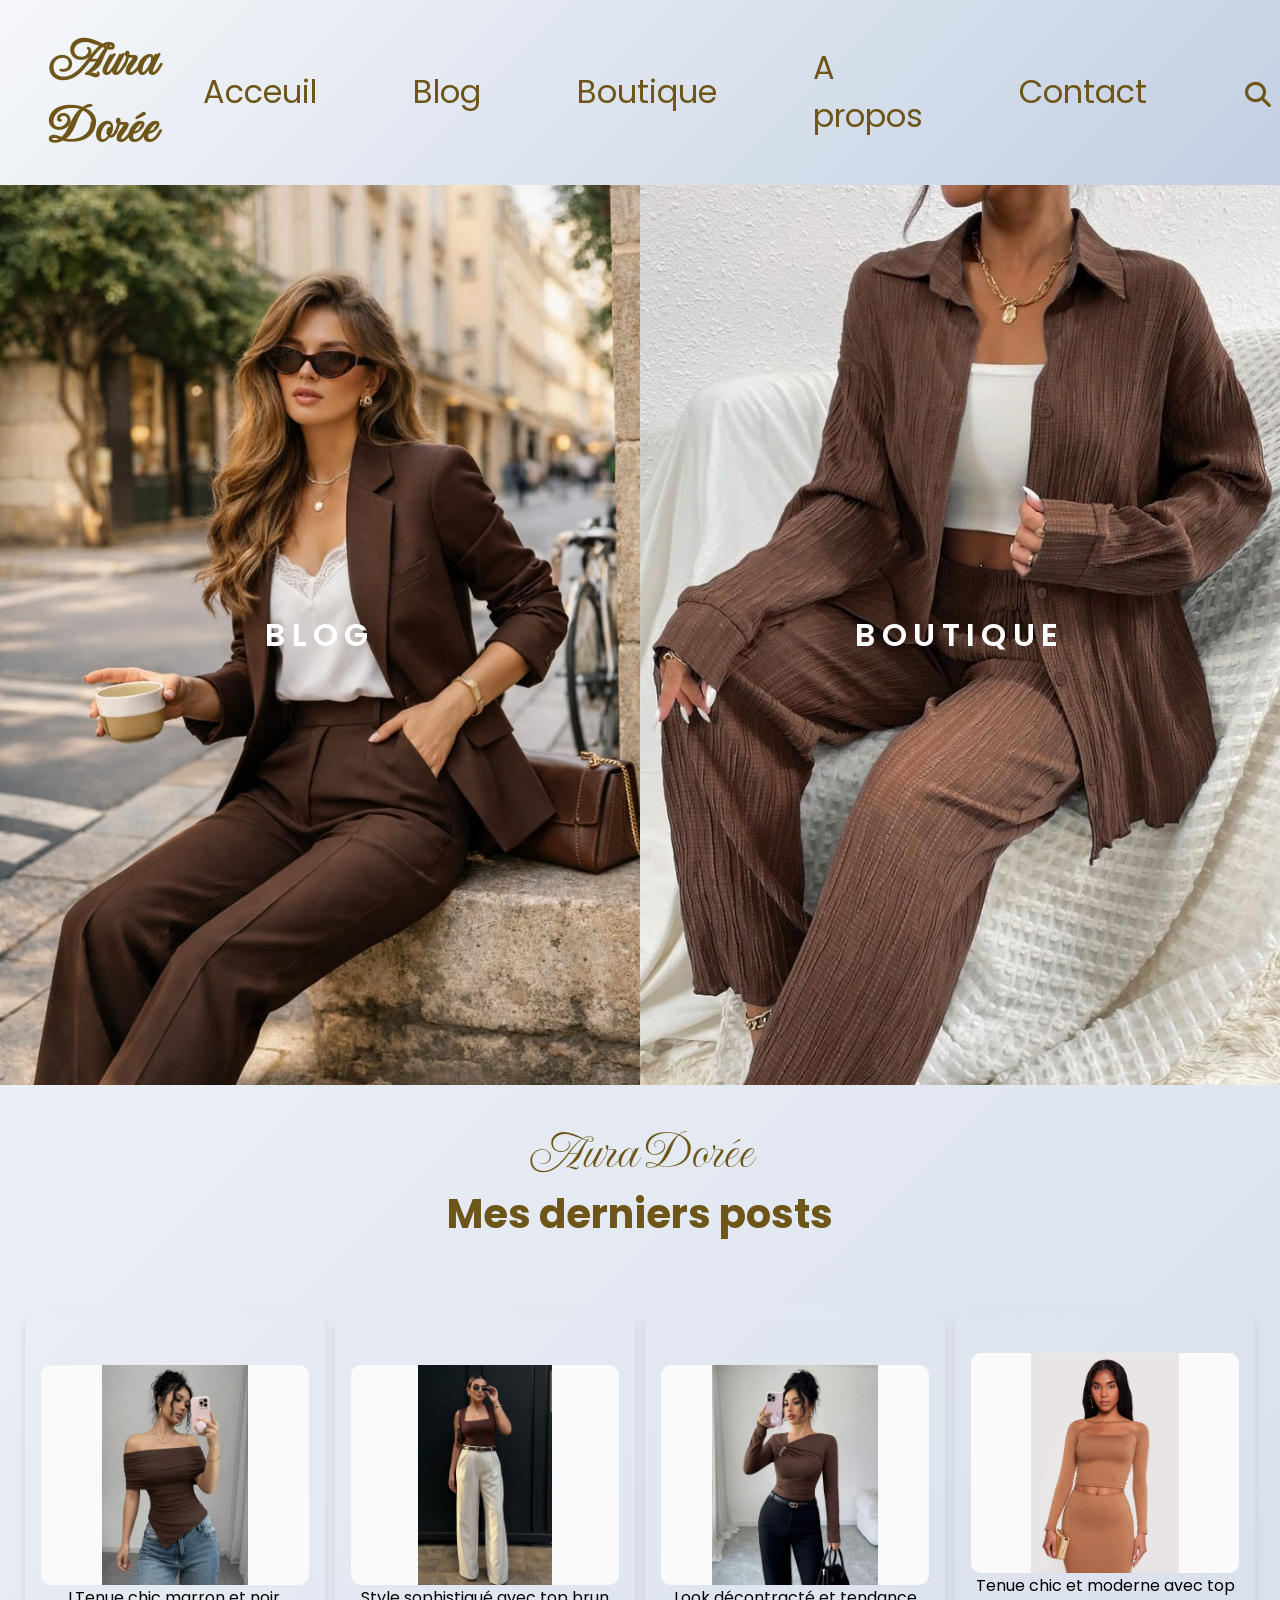
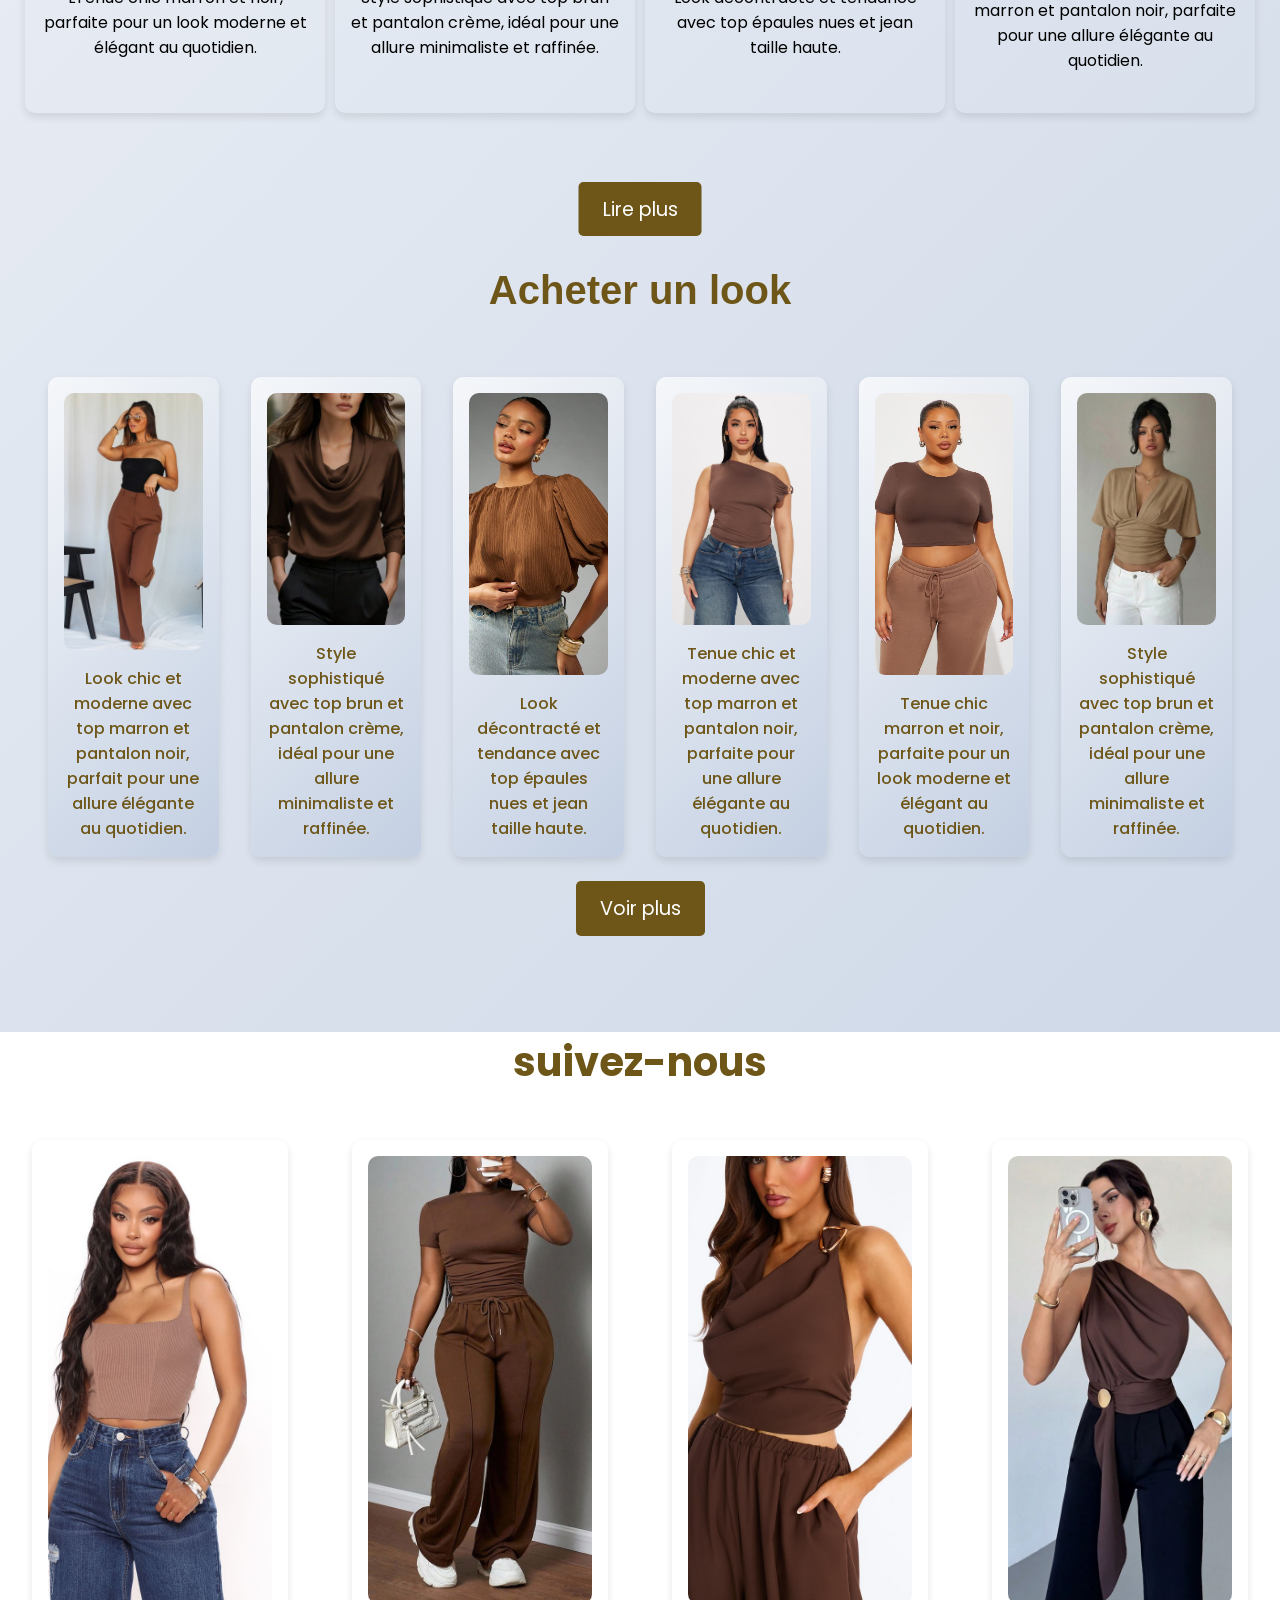
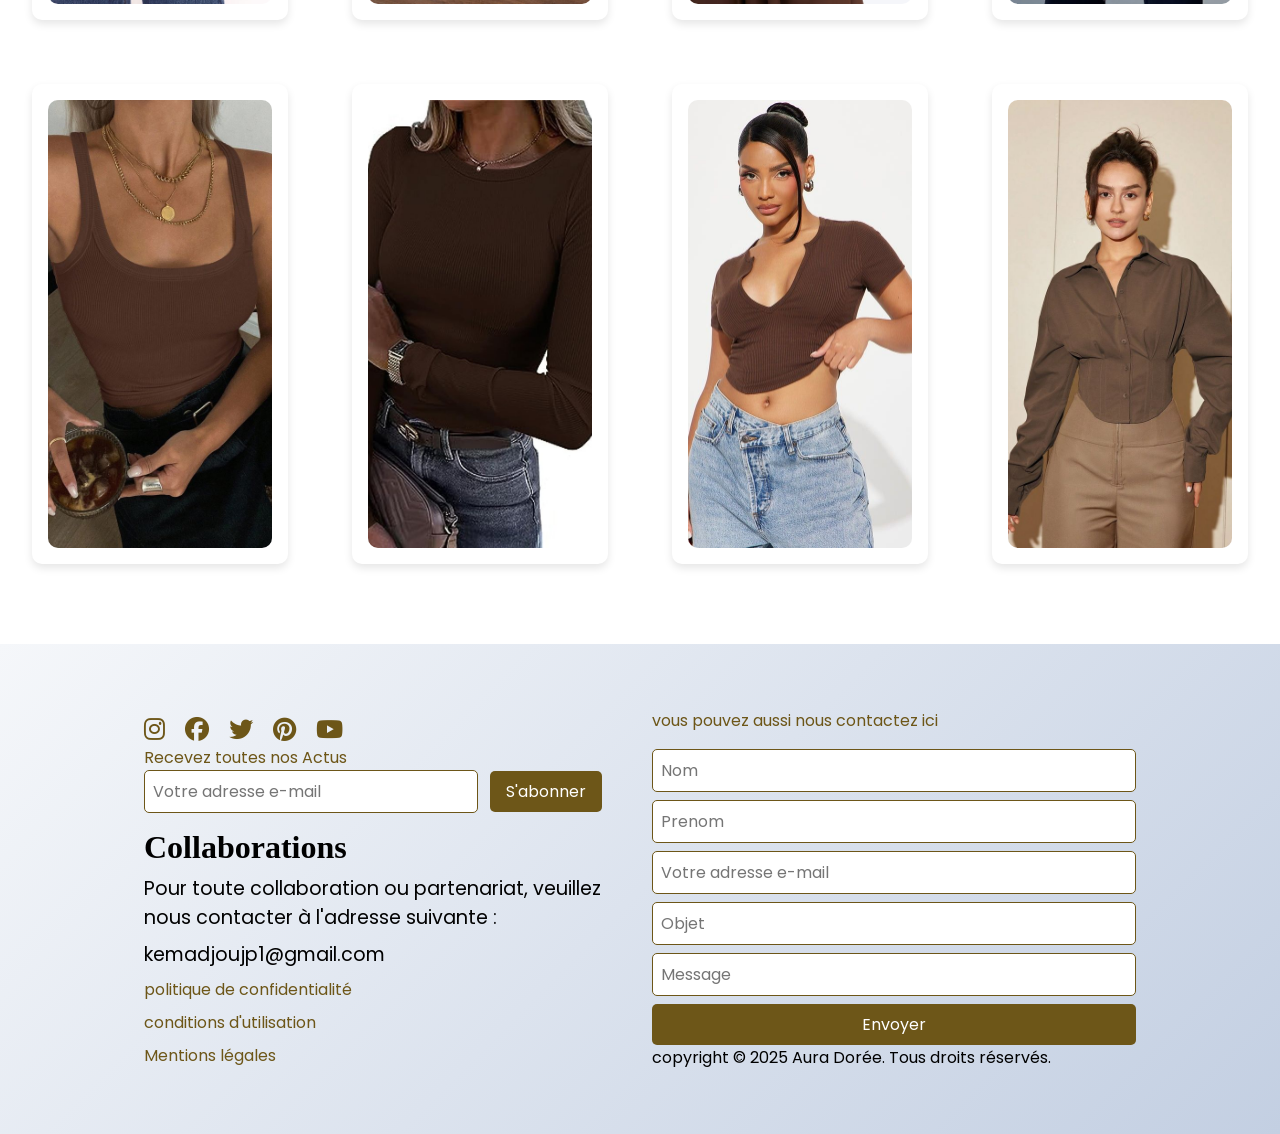
<file: index.html>
<!DOCTYPE html>
<html lang="de">
    <head>
        <title>Aura-dorée</title>
        <meta charset="UTF-8">
        <meta name="viewport" content="width=device-width, initial-scale=1">
        <link href="style.css" rel="stylesheet">
        <link rel="stylesheet" href="https://cdnjs.cloudflare.com/ajax/libs/font-awesome/6.4.0/css/all.min.css">
    </head>
    <body>
        <div id="header"></div>
        <header>
            <h1>Aura Dorée</h1>
            <div  class="menu">
                <ul>
                    <li><a href="#header">Acceuil</a></li>
                    <li><a href="blog.html">Blog</a></li>
                    <li><a href="boutique.html">Boutique</a></li>
                    <li><a href="a-propos.html">A propos</a></li>
                    <li><a href="#contact">Contact</a></li>
                    <li><i class="fa-solid fa-magnifying-glass"></i></li>
                    <li><a href="https://www.instagram.com" target="_blank"><i class="fab fa-instagram"></i></a>
                    <a href="https://www.facebook.com" target="_blank"><i class="fab fa-facebook"></i></a>
                    <a href="https://www.twitter.com" target="_blank"><i class="fab fa-twitter"></i></a>
                    <a href="https://www.pinterest.com" target="_blank"><i class="fab fa-pinterest"></i></a>
                    <a href="https://www.youtube.com" target="_blank"><i class="fab fa-youtube"></i></a></li>
                </ul>
            </div>
        </header>
        <main class="acceuil-main">
            <div class="bloc">
                <div class="flex blog">
                    <p>BLOG</p>
                </div>
                <div class="flex boutique">
                    <p>BOUTIQUE</p>
                </div>
            </div>
            <div class="text">
                <p class="logo">Aura Dorée</p>
                <p class="gros">Mes derniers posts</p>
            </div>
            <div class="trio">
                <div class="post">
                    <img src="images/1.jpeg" alt="Image 1">
                    <p>LTenue chic marron et noir, parfaite pour un look moderne et élégant au quotidien.</p>
                </div>
                <div class="post">
                    <img src="images/2.jpeg" alt="Image 2">
                    <p>Style sophistiqué avec top brun et pantalon crème, idéal pour une allure minimaliste et raffinée.</p>
                </div>
                <div class="post">
                    <img src="images/3.jpeg" alt="Image 3">
                    <p>Look décontracté et tendance avec top épaules nues et jean taille haute.</p>
                </div>
                <div class="post">
                    <img src="images/10.jpeg" alt="Image 4">
                    <p>Tenue chic et moderne avec top marron et pantalon noir, parfaite pour une allure élégante au quotidien.</p>
                </div>
            </div>
            <button class="lire">Lire plus</button>
            <p class="achat">Acheter un look</p>
            <div class="dernier">
                <div class="look">
                    <div class="card">
                        <img src="images/4.jpeg" alt="Look 1">
                        <p>Look chic et moderne avec top marron et pantalon noir, parfait pour une allure élégante au quotidien.</p>
                    </div>
                    <div class="card">
                        <img src="images/7.jpeg" alt="Look 2">
                        <p>Style sophistiqué avec top brun et pantalon crème, idéal pour une allure minimaliste et raffinée.</p>
                    </div>
                    <div class="card">
                        <img src="images/8.jpeg" alt="Look 3">
                        <p>Look décontracté et tendance avec top épaules nues et jean taille haute.</p>
                    </div>
                    <div class="card">
                        <img src="images/9.jpeg" alt="Look 4">
                        <p>Tenue chic et moderne avec top marron et pantalon noir, parfaite pour une allure élégante au quotidien.</p>
                    </div>
                    <div class="card">
                        <img src="images/11.jpeg" alt="Look 5">
                        <p>Tenue chic marron et noir, parfaite pour un look moderne et élégant au quotidien.</p>
                    </div>
                    <div class="card">
                        <img src="images/12.jpeg" alt="Look 6">
                        <p>Style sophistiqué avec top brun et pantalon crème, idéal pour une allure minimaliste et raffinée.</p>
                    </div>
                </div>
                <a href="boutique.html">Voir plus</a>
            </div>
            <div class="suivie">
                <p>suivez-nous</p>
                <div class="card">
                    <a href="https://www.instagram.com" target="_blank"><img src="images/13.jpeg"></a>
                </div>
                <div class="card">
                    <a href="https://www.instagram.com" target="_blank"><img src="images/14.jpeg"></a>
                </div>
                <div class="card">
                    <a href="https://www.instagram.com" target="_blank"><img src="images/15.jpeg"></a>
                </div>
                <div class="card">
                    <a href="https://www.instagram.com" target="_blank"><img src="images/16.jpeg"></a>
                </div>
                <div class="card">
                    <a href="https://www.instagram.com" target="_blank"><img src="images/17.jpeg"></a>
                </div>
                <div class="card">
                    <a href="https://www.instagram.com" target="_blank"><img src="images/18.jpeg"></a>
                </div>
                <div class="card">
                    <a href="https://www.instagram.com" target="_blank"><img src="images/19.jpeg"></a>
                </div>
                <div class="card">
                    <a href="https://www.instagram.com" target="_blank"><img src="images/20.jpeg"></a>
                </div>
            </div>
        </main>
        <footer id="contact">
            <div class="gauche">
                <div class="icone">
                    <a href="https://www.instagram.com" target="_blank"><i class="fab fa-instagram"></i></a>
                    <a href="https://www.facebook.com" target="_blank"><i class="fab fa-facebook"></i></a>
                    <a href="https://www.twitter.com" target="_blank"><i class="fab fa-twitter"></i></a>
                    <a href="https://www.pinterest.com" target="_blank"><i class="fab fa-pinterest"></i></a>
                    <a href="https://www.youtube.com" target="_blank"><i class="fab fa-youtube"></i></a>
                </div>
                <p>Recevez toutes nos Actus</p>
                <input type="email" placeholder="Votre adresse e-mail" required>
                <button>S'abonner</button>
                <h2>Collaborations</h2>
                <p class="pp">Pour toute collaboration ou partenariat, veuillez nous contacter à l'adresse suivante :</p>
                <a href="mailto:kemadjoujp1@gmail.com" target="_blank" class="lien-mail">kemadjoujp1@gmail.com</a><br>
                <a href="#">politique de confidentialité</a><br>
                <a href="#">conditions d'utilisation</a><br>
                <a href="#">Mentions légales</a>
            </div>
            <div class="droite">
                <p>vous pouvez aussi nous contactez ici</p>
                <form action="">
                    <input type="text" placeholder="Nom" required>
                    <input type="text" placeholder="Prenom" required>
                    <input type="email" name="email" id="email" placeholder="Votre adresse e-mail" required>
                    <input type="text" placeholder="Objet" required>
                    <input type="text" placeholder="Message" required>
                    <button>Envoyer</button>
                </form>
                copyright &copy; 2025 Aura Dorée. Tous droits réservés.
            </div>
        </footer>
    </body>
</html>
</file>
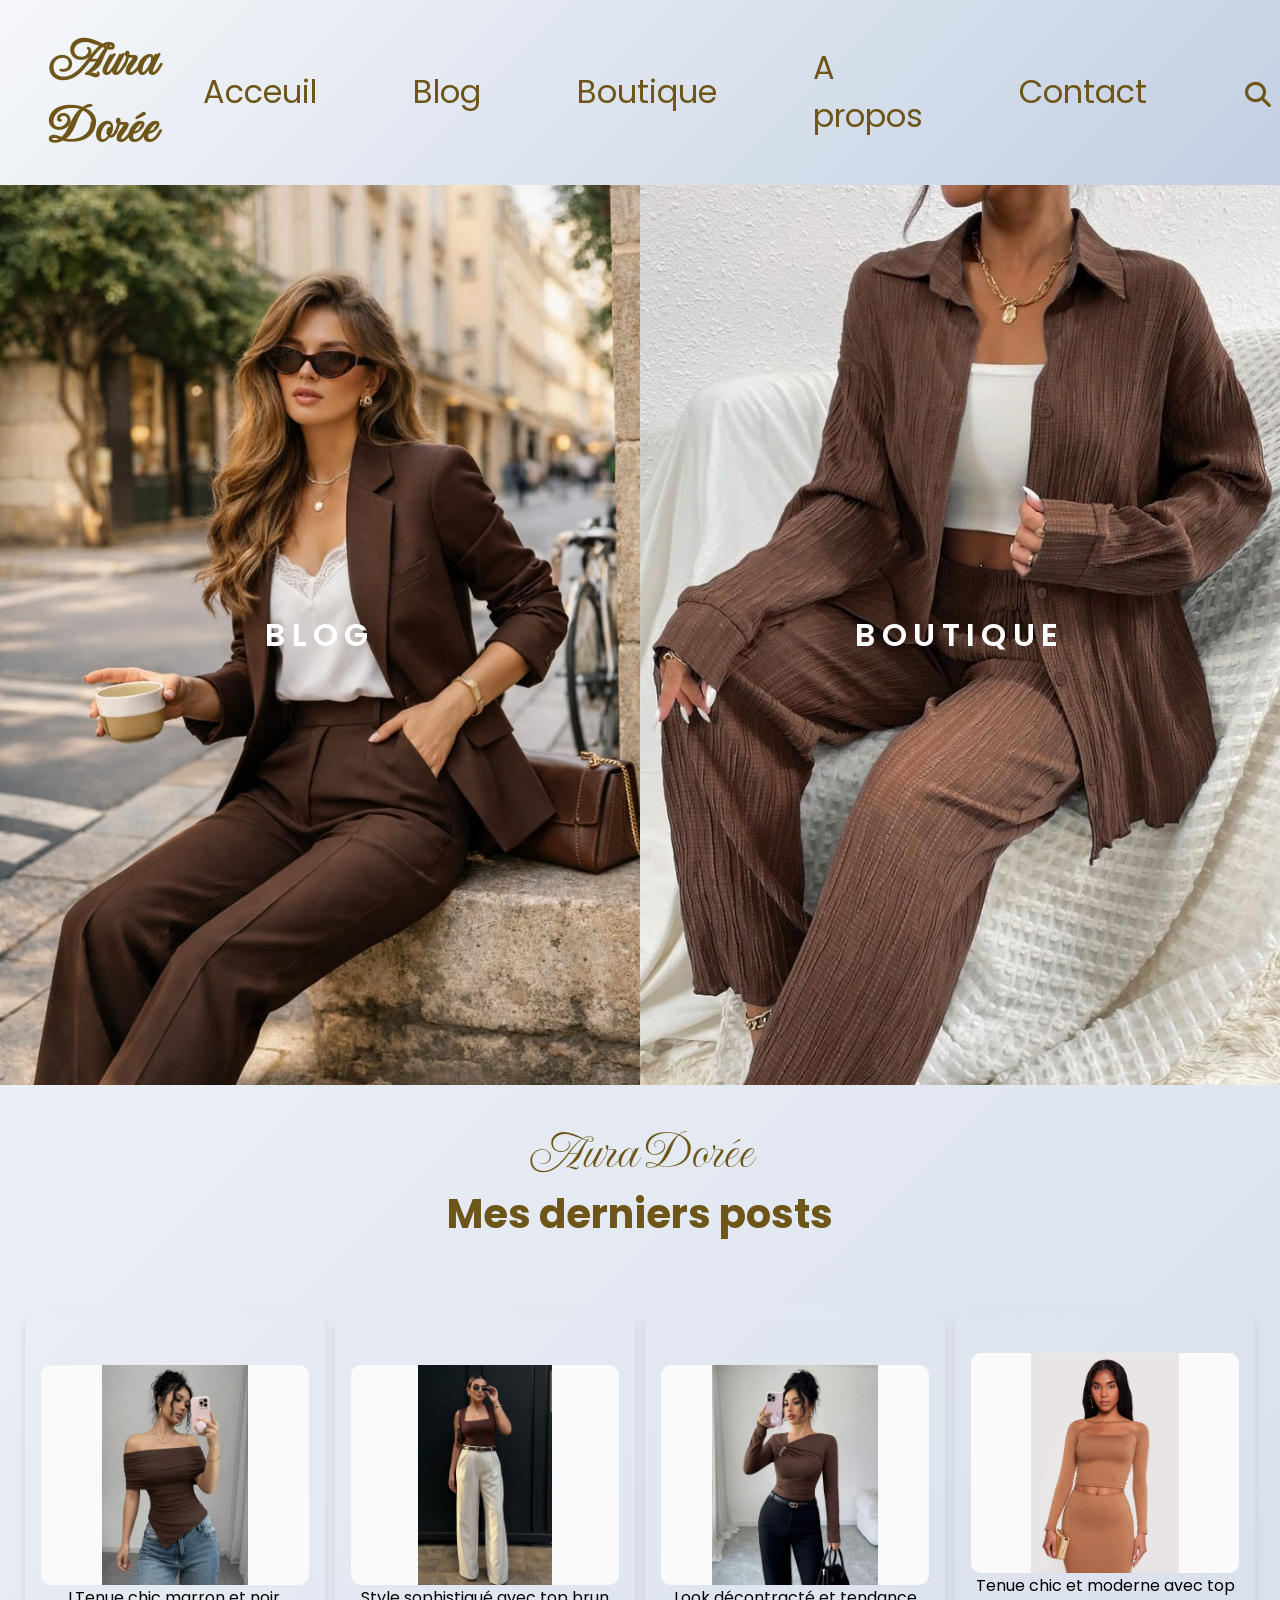
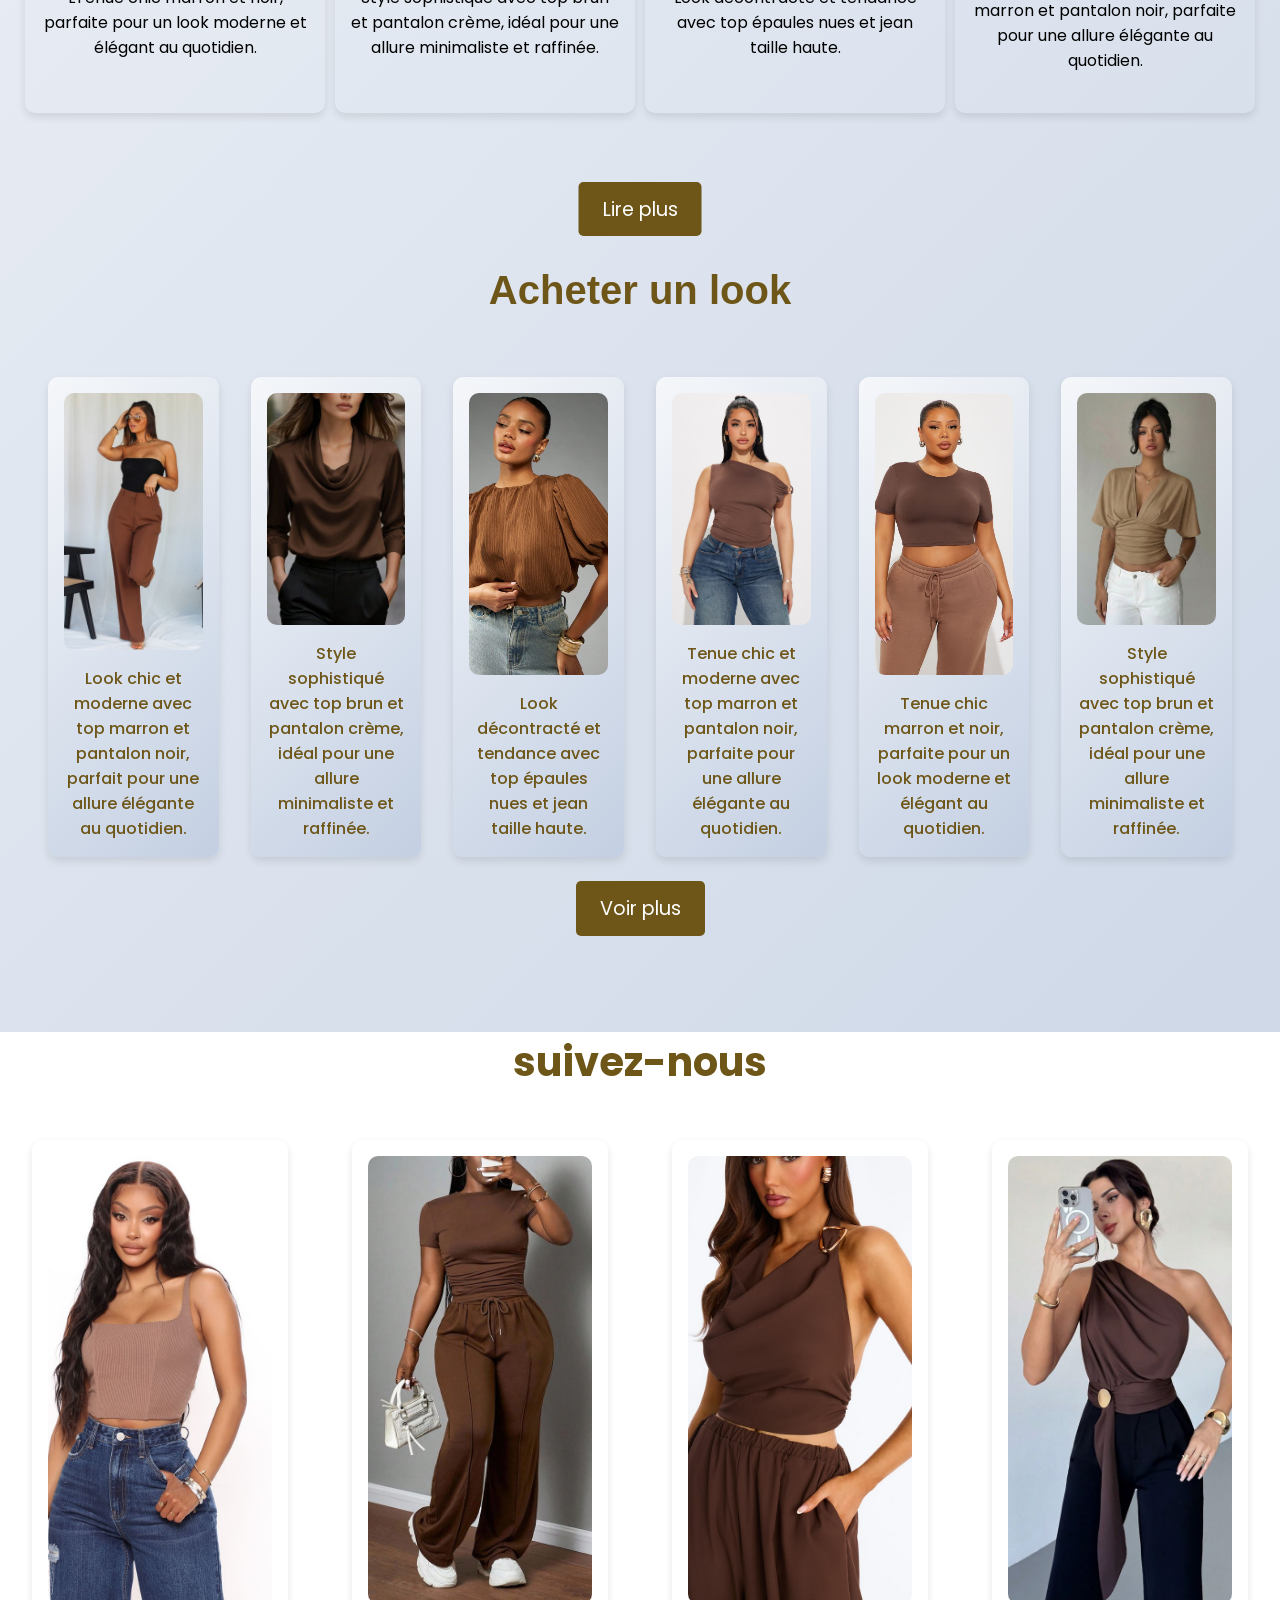
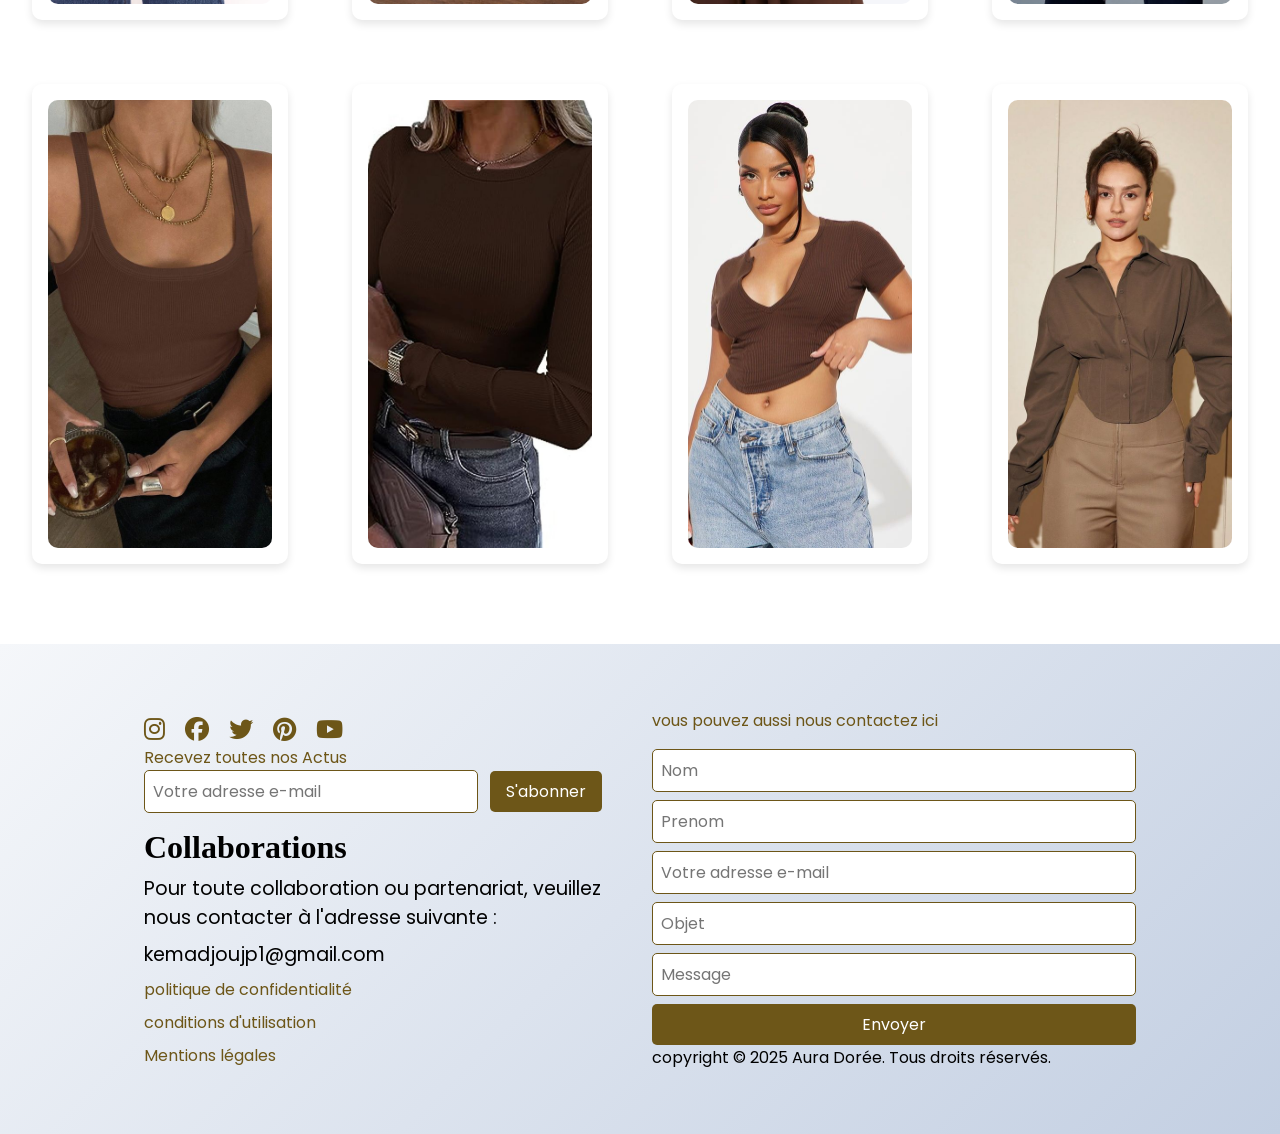
<file: Aura dorée/index.html>
<!DOCTYPE html>
<html lang="de">
    <head>
        <title>Apprentissage</title>
        <meta charset="UTF-8">
        <meta name="viewport" content="width=device-width, initial-scale=1">
        <link href="style.css" rel="stylesheet">
        <link rel="stylesheet" href="https://cdnjs.cloudflare.com/ajax/libs/font-awesome/6.4.0/css/all.min.css">
    </head>
    <body>
        <div id="header"></div>
        <header>
            <h1>Aura Dorée</h1>
            <div  class="menu">
                <ul>
                    <li><a href="#header">Acceuil</a></li>
                    <li><a href="blog.html">Blog</a></li>
                    <li><a href="boutique.html">Boutique</a></li>
                    <li><a href="a-propos.html">A propos</a></li>
                    <li><a href="#contact">Contact</a></li>
                    <li><i class="fa-solid fa-magnifying-glass"></i></li>
                    <li><a href="https://www.instagram.com" target="_blank"><i class="fab fa-instagram"></i></a>
                    <a href="https://www.facebook.com" target="_blank"><i class="fab fa-facebook"></i></a>
                    <a href="https://www.twitter.com" target="_blank"><i class="fab fa-twitter"></i></a>
                    <a href="https://www.pinterest.com" target="_blank"><i class="fab fa-pinterest"></i></a>
                    <a href="https://www.youtube.com" target="_blank"><i class="fab fa-youtube"></i></a></li>
                </ul>
            </div>
        </header>
        <main class="acceuil-main">
            <div class="bloc">
                <div class="flex blog">
                    <p>BLOG</p>
                </div>
                <div class="flex boutique">
                    <p>BOUTIQUE</p>
                </div>
            </div>
            <div class="text">
                <p class="logo">Aura Dorée</p>
                <p class="gros">Mes derniers posts</p>
            </div>
            <div class="trio">
                <div class="post">
                    <img src="images/1.jpeg" alt="Image 1">
                    <p>LTenue chic marron et noir, parfaite pour un look moderne et élégant au quotidien.</p>
                </div>
                <div class="post">
                    <img src="images/2.jpeg" alt="Image 2">
                    <p>Style sophistiqué avec top brun et pantalon crème, idéal pour une allure minimaliste et raffinée.</p>
                </div>
                <div class="post">
                    <img src="images/3.jpeg" alt="Image 3">
                    <p>Look décontracté et tendance avec top épaules nues et jean taille haute.</p>
                </div>
                <div class="post">
                    <img src="images/10.jpeg" alt="Image 4">
                    <p>Tenue chic et moderne avec top marron et pantalon noir, parfaite pour une allure élégante au quotidien.</p>
                </div>
            </div>
            <button class="lire">Lire plus</button>
            <p class="achat">Acheter un look</p>
            <div class="dernier">
                <div class="look">
                    <div class="card">
                        <img src="images/4.jpeg" alt="Look 1">
                        <p>Look chic et moderne avec top marron et pantalon noir, parfait pour une allure élégante au quotidien.</p>
                    </div>
                    <div class="card">
                        <img src="images/7.jpeg" alt="Look 2">
                        <p>Style sophistiqué avec top brun et pantalon crème, idéal pour une allure minimaliste et raffinée.</p>
                    </div>
                    <div class="card">
                        <img src="images/8.jpeg" alt="Look 3">
                        <p>Look décontracté et tendance avec top épaules nues et jean taille haute.</p>
                    </div>
                    <div class="card">
                        <img src="images/9.jpeg" alt="Look 4">
                        <p>Tenue chic et moderne avec top marron et pantalon noir, parfaite pour une allure élégante au quotidien.</p>
                    </div>
                    <div class="card">
                        <img src="images/11.jpeg" alt="Look 5">
                        <p>Tenue chic marron et noir, parfaite pour un look moderne et élégant au quotidien.</p>
                    </div>
                    <div class="card">
                        <img src="images/12.jpeg" alt="Look 6">
                        <p>Style sophistiqué avec top brun et pantalon crème, idéal pour une allure minimaliste et raffinée.</p>
                    </div>
                </div>
                <a href="boutique.html">Voir plus</a>
            </div>
            <div class="suivie">
                <p>suivez-nous</p>
                <div class="card">
                    <a href="https://www.instagram.com" target="_blank"><img src="images/13.jpeg"></a>
                </div>
                <div class="card">
                    <a href="https://www.instagram.com" target="_blank"><img src="images/14.jpeg"></a>
                </div>
                <div class="card">
                    <a href="https://www.instagram.com" target="_blank"><img src="images/15.jpeg"></a>
                </div>
                <div class="card">
                    <a href="https://www.instagram.com" target="_blank"><img src="images/16.jpeg"></a>
                </div>
                <div class="card">
                    <a href="https://www.instagram.com" target="_blank"><img src="images/17.jpeg"></a>
                </div>
                <div class="card">
                    <a href="https://www.instagram.com" target="_blank"><img src="images/18.jpeg"></a>
                </div>
                <div class="card">
                    <a href="https://www.instagram.com" target="_blank"><img src="images/19.jpeg"></a>
                </div>
                <div class="card">
                    <a href="https://www.instagram.com" target="_blank"><img src="images/20.jpeg"></a>
                </div>
            </div>
        </main>
        <footer id="contact">
            <div class="gauche">
                <div class="icone">
                    <a href="https://www.instagram.com" target="_blank"><i class="fab fa-instagram"></i></a>
                    <a href="https://www.facebook.com" target="_blank"><i class="fab fa-facebook"></i></a>
                    <a href="https://www.twitter.com" target="_blank"><i class="fab fa-twitter"></i></a>
                    <a href="https://www.pinterest.com" target="_blank"><i class="fab fa-pinterest"></i></a>
                    <a href="https://www.youtube.com" target="_blank"><i class="fab fa-youtube"></i></a>
                </div>
                <p>Recevez toutes nos Actus</p>
                <input type="email" placeholder="Votre adresse e-mail" required>
                <button>S'abonner</button>
                <h2>Collaborations</h2>
                <p class="pp">Pour toute collaboration ou partenariat, veuillez nous contacter à l'adresse suivante :</p>
                <a href="mailto:kemadjoujp1@gmail.com" target="_blank" class="lien-mail">kemadjoujp1@gmail.com</a><br>
                <a href="#">politique de confidentialité</a><br>
                <a href="#">conditions d'utilisation</a><br>
                <a href="#">Mentions légales</a>
            </div>
            <div class="droite">
                <p>vous pouvez aussi nous contactez ici</p>
                <form action="">
                    <input type="text" placeholder="Nom" required>
                    <input type="text" placeholder="Prenom" required>
                    <input type="email" name="email" id="email" placeholder="Votre adresse e-mail" required>
                    <input type="text" placeholder="Objet" required>
                    <input type="text" placeholder="Message" required>
                    <button>Envoyer</button>
                </form>
                copyright &copy; 2025 Aura Dorée. Tous droits réservés.
            </div>
        </footer>
    </body>
</html>
</file>
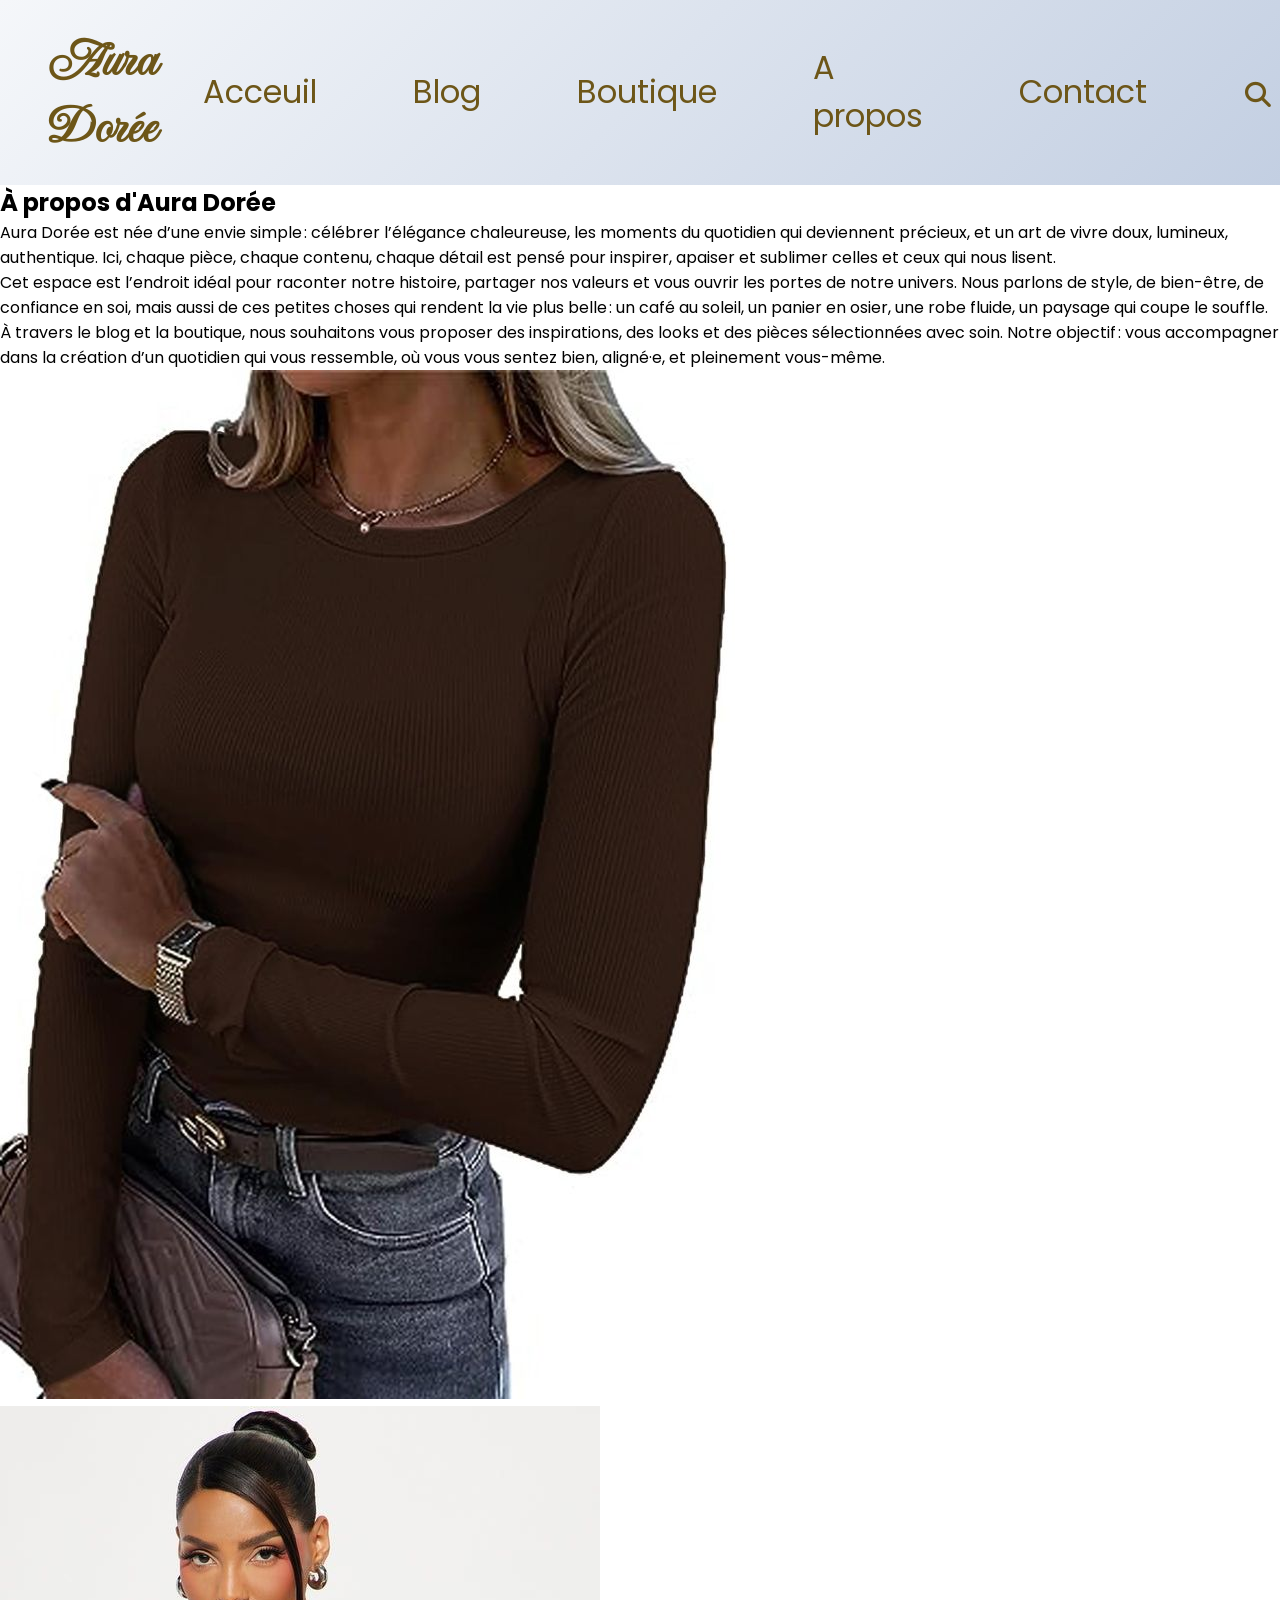
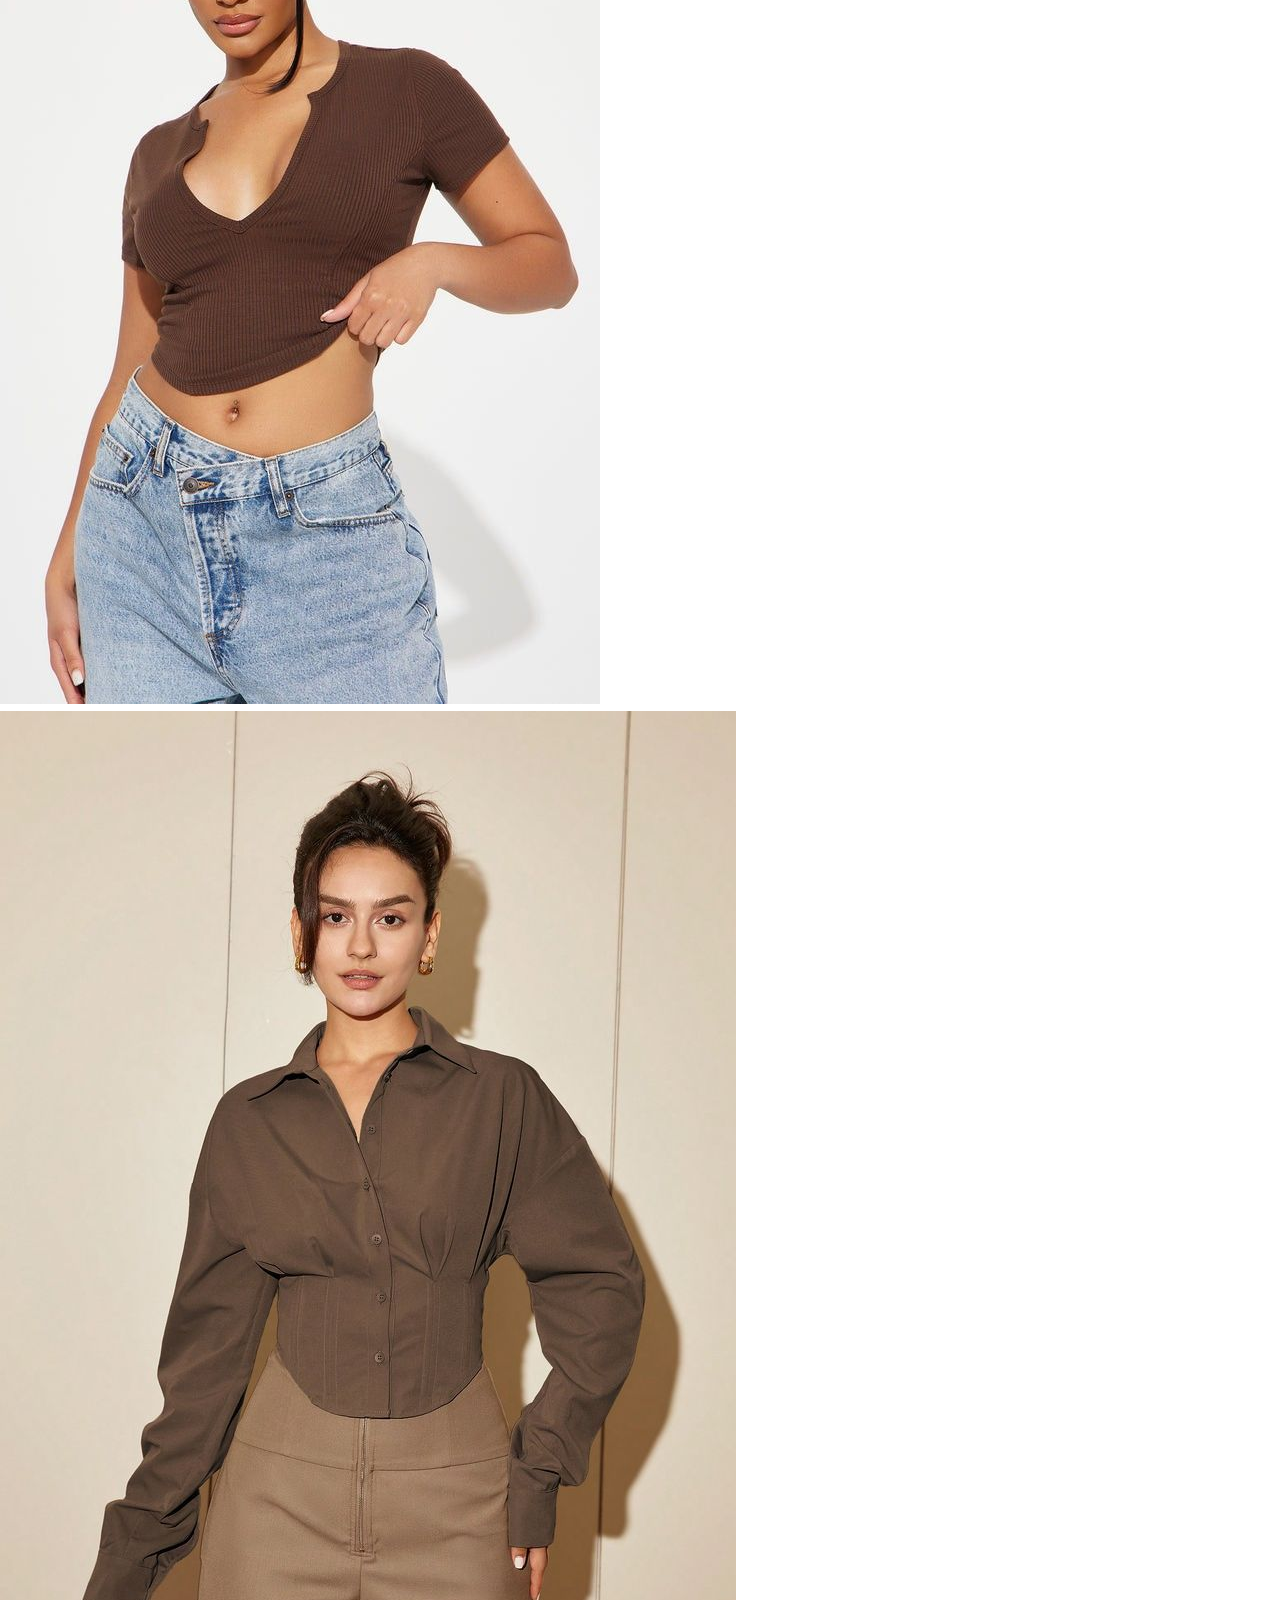
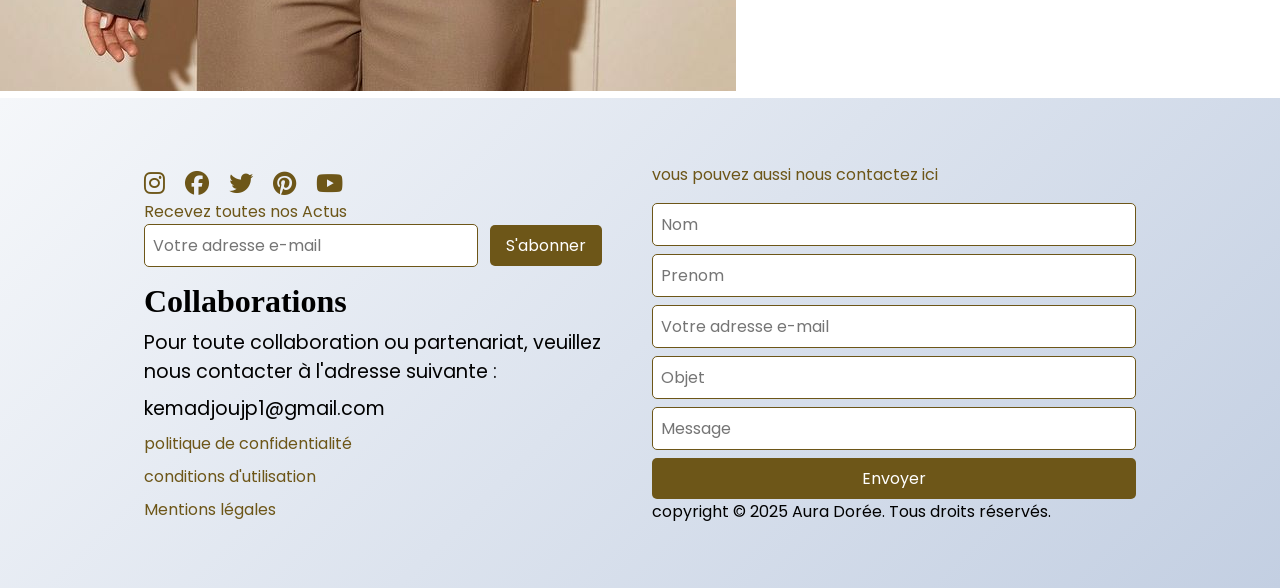
<file: a-propos.html>
<!DOCTYPE html>
<html lang="de">
    <head>
        <title>Aura-dorée</title>
        <meta charset="UTF-8">
        <meta name="viewport" content="width=device-width, initial-scale=1">
        <link href="style.css" rel="stylesheet">
        <link rel="stylesheet" href="https://cdnjs.cloudflare.com/ajax/libs/font-awesome/6.4.0/css/all.min.css">
    </head>
    <body>
        <div id="boutique"></div>
        <header>
            <h1>Aura Dorée</h1>
            <div  class="menu">
                <ul>
                    <li><a href="index.html">Acceuil</a></li>
                    <li><a href="blog.html">Blog</a></li>
                    <li><a href="#boutique">Boutique</a></li>
                    <li><a href="a-propos.html">A propos</a></li>
                    <li><a href="#contact">Contact</a></li>
                    <li><i class="fa-solid fa-magnifying-glass"></i></li>
                    <li><a href="https://www.instagram.com" target="_blank"><i class="fab fa-instagram"></i></a>
                    <a href="https://www.facebook.com" target="_blank"><i class="fab fa-facebook"></i></a>
                    <a href="https://www.twitter.com" target="_blank"><i class="fab fa-twitter"></i></a>
                    <a href="https://www.pinterest.com" target="_blank"><i class="fab fa-pinterest"></i></a>
                    <a href="https://www.youtube.com" target="_blank"><i class="fab fa-youtube"></i></a></li>
                </ul>
            </div>
        </header>
        <main class="main-apropos">
            <section class="apropos-wrapper">
                <div class="apropos-texte">
                    <h2>À propos d'Aura Dorée</h2>
                    <p>
                        Aura Dorée est née d’une envie simple : célébrer l’élégance chaleureuse, les moments du quotidien
                        qui deviennent précieux, et un art de vivre doux, lumineux, authentique. Ici, chaque pièce, chaque
                        contenu, chaque détail est pensé pour inspirer, apaiser et sublimer celles et ceux qui nous lisent.
                    </p>
                    <p>
                        Cet espace est l’endroit idéal pour raconter notre histoire, partager nos valeurs et vous ouvrir les
                        portes de notre univers. Nous parlons de style, de bien-être, de confiance en soi, mais aussi de
                        ces petites choses qui rendent la vie plus belle : un café au soleil, un panier en osier, une robe
                        fluide, un paysage qui coupe le souffle.
                    </p>
                    <p>
                        À travers le blog et la boutique, nous souhaitons vous proposer des inspirations, des looks et des
                        pièces sélectionnées avec soin. Notre objectif : vous accompagner dans la création d’un quotidien
                        qui vous ressemble, où vous vous sentez bien, aligné·e, et pleinement vous-même.
                    </p>
                </div>
                <div class="apropos-photos">
                    <div class="apropos-photo grande">
                        <img src="images/18.jpeg" alt="Portrait dans un intérieur chaleureux">
                    </div>
                    <div class="apropos-photo haute">
                        <img src="images/19.jpeg" alt="Silhouette face à un paysage côtier">
                    </div>
                    <div class="apropos-photo basse">
                        <img src="images/20.jpeg" alt="Moment détente sur une terrasse ensoleillée">
                    </div>
                </div>
            </section>
        </main>

        <footer id="contact">
            <div class="gauche">
                <div class="icone">
                    <a href="https://www.instagram.com" target="_blank"><i class="fab fa-instagram"></i></a>
                    <a href="https://www.facebook.com" target="_blank"><i class="fab fa-facebook"></i></a>
                    <a href="https://www.twitter.com" target="_blank"><i class="fab fa-twitter"></i></a>
                    <a href="https://www.pinterest.com" target="_blank"><i class="fab fa-pinterest"></i></a>
                    <a href="https://www.youtube.com" target="_blank"><i class="fab fa-youtube"></i></a>
                </div>
                <p>Recevez toutes nos Actus</p>
                <input type="email" placeholder="Votre adresse e-mail" required>
                <button>S'abonner</button>
                <h2>Collaborations</h2>
                <p class="pp">Pour toute collaboration ou partenariat, veuillez nous contacter à l'adresse suivante :</p>
                <a href="mailto:kemadjoujp1@gmail.com" target="_blank" class="lien-mail">kemadjoujp1@gmail.com</a><br>
                <a href="#">politique de confidentialité</a><br>
                <a href="#">conditions d'utilisation</a><br>
                <a href="#">Mentions légales</a>
            </div>
            <div class="droite">
                <p>vous pouvez aussi nous contactez ici</p>
                <form action="">
                    <input type="text" placeholder="Nom" required>
                    <input type="text" placeholder="Prenom" required>
                    <input type="email" name="email" id="email" placeholder="Votre adresse e-mail" required>
                    <input type="text" placeholder="Objet" required>
                    <input type="text" placeholder="Message" required>
                    <button>Envoyer</button>
                </form>
                copyright &copy; 2025 Aura Dorée. Tous droits réservés.
            </div>
        </footer>
    </body>
</html>
</file>
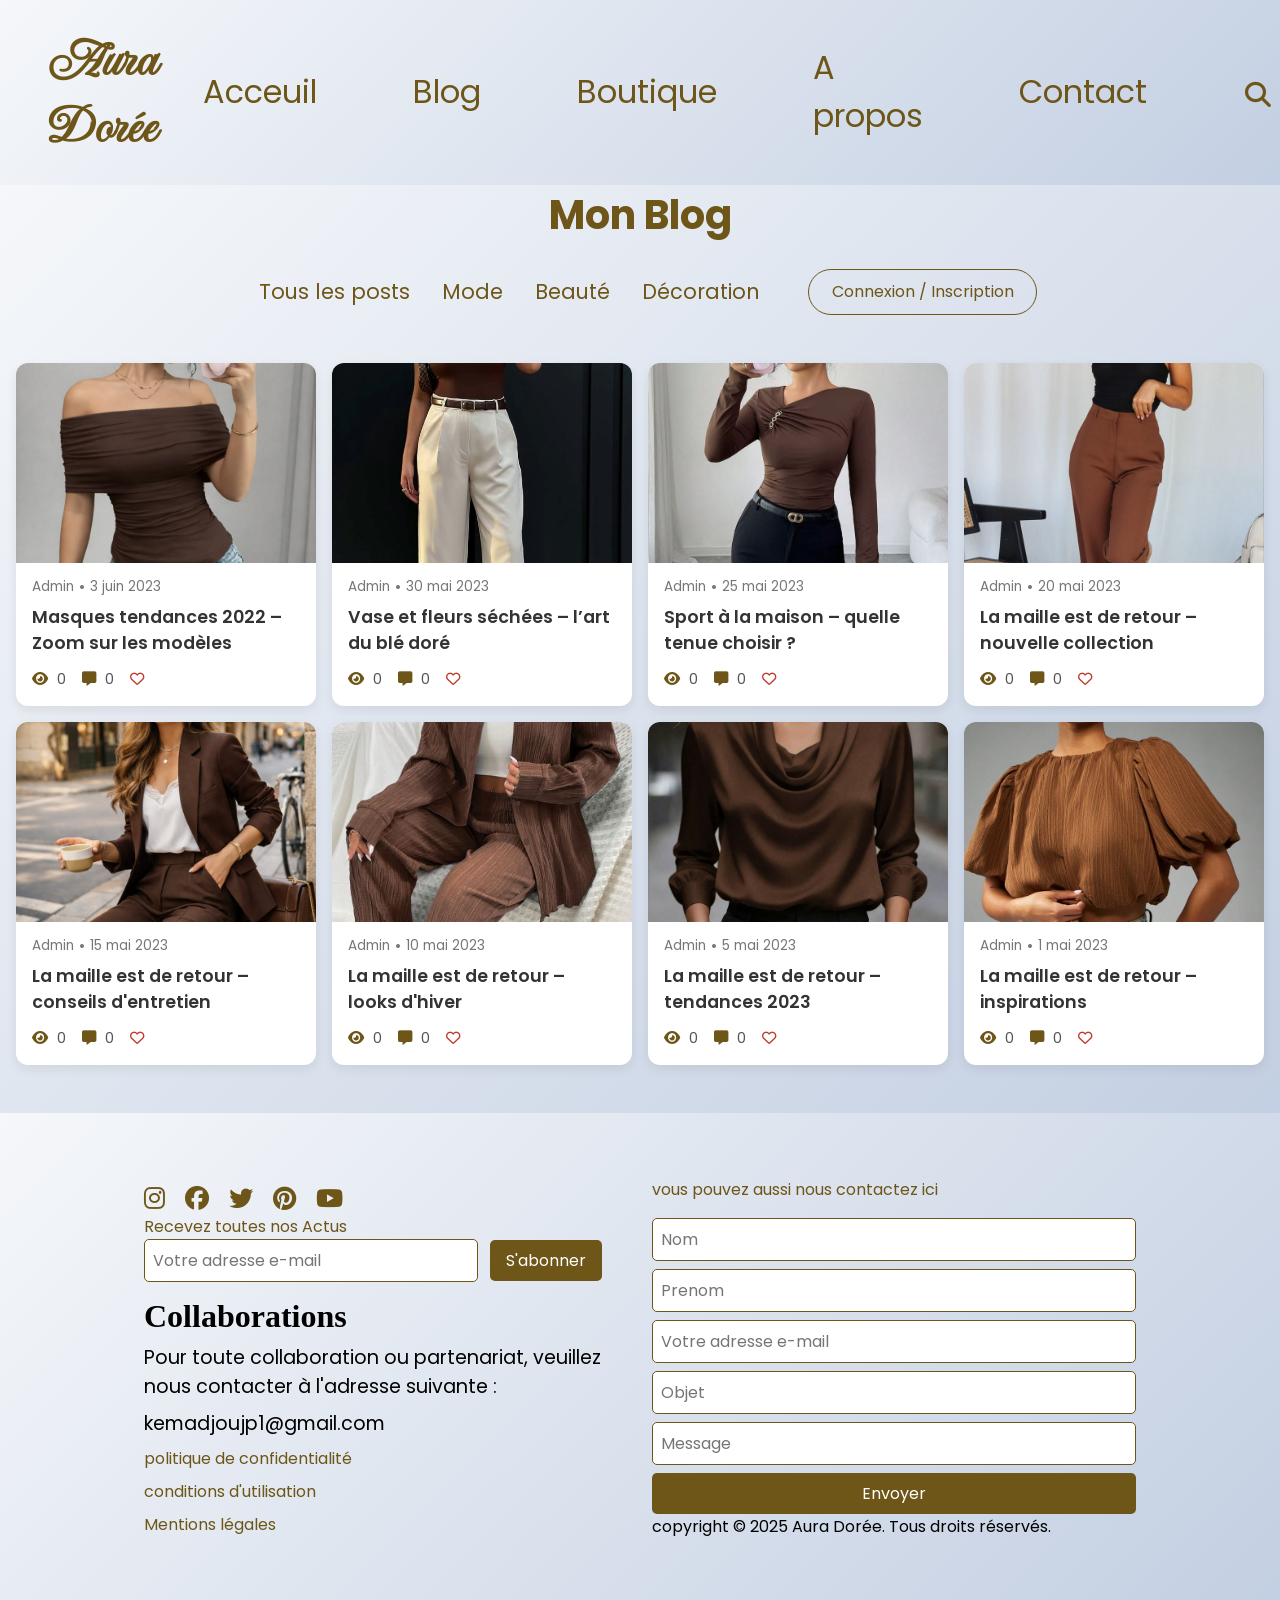
<file: blog.html>
<!DOCTYPE html>
<html lang="de">
    <head>
        <title>Aura-dorée</title>
        <meta charset="UTF-8">
        <meta name="viewport" content="width=device-width, initial-scale=1">
        <link href="style.css" rel="stylesheet">
        <link rel="stylesheet" href="https://cdnjs.cloudflare.com/ajax/libs/font-awesome/6.4.0/css/all.min.css">
    </head>
    <body>
        <div id="bloghaut"></div>
        <header>
            <h1>Aura Dorée</h1>
            <div  class="menu">
                <ul>
                    <li><a href="index.html">Acceuil</a></li>
                    <li><a href="#bloghaut">Blog</a></li>
                    <li><a href="boutique.html">Boutique</a></li>
                    <li><a href="a-propos.html">A propos</a></li>
                    <li><a href="#contact">Contact</a></li>
                    <li><i class="fa-solid fa-magnifying-glass"></i></li>
                    <li><a href="https://www.instagram.com" target="_blank"><i class="fab fa-instagram"></i></a>
                    <a href="https://www.facebook.com" target="_blank"><i class="fab fa-facebook"></i></a>
                    <a href="https://www.twitter.com" target="_blank"><i class="fab fa-twitter"></i></a>
                    <a href="https://www.pinterest.com" target="_blank"><i class="fab fa-pinterest"></i></a>
                    <a href="https://www.youtube.com" target="_blank"><i class="fab fa-youtube"></i></a></li>
                </ul>
            </div>
        </header>
        <main class="main-blog">
            <div class="blogg">
                <h2>Mon Blog</h2>
            </div>
            <div class="nav-blog">
                <ul>
                    <li><a href="#" target="_blank" rel="noopener noreferrer">Tous les posts</a></li>
                    <li><a href="#" target="_blank" rel="noopener noreferrer">Mode</a></li>
                    <li><a href="#" target="_blank" rel="noopener noreferrer">Beauté</a></li>
                    <li><a href="#" target="_blank" rel="noopener noreferrer">Décoration</a></li>
                </ul>
                <button class="btn-auth">Connexion / Inscription</button>
            </div>

            <div class="post-blog">
                <article class="post-card">
                    <div class="post-image">
                        <img src="images/1.jpeg" alt="Masques tendances 2022">
                    </div>
                    <div class="post-meta">
                        <span class="post-author">Admin</span>
                        <span class="post-dot">•</span>
                        <span class="post-date">3 juin 2023</span>
                    </div>
                    <h3 class="post-title">Masques tendances 2022 – Zoom sur les modèles</h3>
                    <div class="post-stats">
                        <span class="stat"><i class="fa-solid fa-eye"></i> 0</span>
                        <span class="stat"><i class="fa-solid fa-message"></i> 0</span>
                        <span class="stat"><i class="fa-regular fa-heart"></i></span>
                    </div>
                </article>
                <article class="post-card">
                    <div class="post-image">
                        <img src="images/2.jpeg" alt="Vase | fleurs séchées et blé doré">
                    </div>
                    <div class="post-meta">
                        <span class="post-author">Admin</span>
                        <span class="post-dot">•</span>
                        <span class="post-date">30 mai 2023</span>
                    </div>
                    <h3 class="post-title">Vase et fleurs séchées – l’art du blé doré</h3>
                    <div class="post-stats">
                        <span class="stat"><i class="fa-solid fa-eye"></i> 0</span>
                        <span class="stat"><i class="fa-solid fa-message"></i> 0</span>
                        <span class="stat"><i class="fa-regular fa-heart"></i></span>
                    </div>
                </article>
                <article class="post-card">
                    <div class="post-image">
                        <img src="images/3.jpeg" alt="Quelle tenue pour le sport à la maison ?">
                    </div>
                    <div class="post-meta">
                        <span class="post-author">Admin</span>
                        <span class="post-dot">•</span>
                        <span class="post-date">25 mai 2023</span>
                    </div>
                    <h3 class="post-title">Sport à la maison – quelle tenue choisir ?</h3>
                    <div class="post-stats">
                        <span class="stat"><i class="fa-solid fa-eye"></i> 0</span>
                        <span class="stat"><i class="fa-solid fa-message"></i> 0</span>
                        <span class="stat"><i class="fa-regular fa-heart"></i></span>
                    </div>
                </article>
                <article class="post-card">
                    <div class="post-image">
                        <img src="images/4.jpeg" alt="La maille est de retour">
                    </div>
                    <div class="post-meta">
                        <span class="post-author">Admin</span>
                        <span class="post-dot">•</span>
                        <span class="post-date">20 mai 2023</span>
                    </div>
                    <h3 class="post-title">La maille est de retour – nouvelle collection</h3>
                    <div class="post-stats">
                        <span class="stat"><i class="fa-solid fa-eye"></i> 0</span>
                        <span class="stat"><i class="fa-solid fa-message"></i> 0</span>
                        <span class="stat"><i class="fa-regular fa-heart"></i></span>
                    </div>
                </article>
                <article class="post-card">
                    <div class="post-image">
                        <img src="images/5.jpeg" alt="La maille est de retour">
                    </div>
                    <div class="post-meta">
                        <span class="post-author">Admin</span>
                        <span class="post-dot">•</span>
                        <span class="post-date">15 mai 2023</span>
                    </div>
                    <h3 class="post-title">La maille est de retour – conseils d'entretien</h3>
                    <div class="post-stats">
                        <span class="stat"><i class="fa-solid fa-eye"></i> 0</span>
                        <span class="stat"><i class="fa-solid fa-message"></i> 0</span>
                        <span class="stat"><i class="fa-regular fa-heart"></i></span>
                    </div>
                </article>
                <article class="post-card">
                    <div class="post-image">
                        <img src="images/6.jpeg" alt="La maille est de retour">
                    </div>
                    <div class="post-meta">
                        <span class="post-author">Admin</span>
                        <span class="post-dot">•</span>
                        <span class="post-date">10 mai 2023</span>
                    </div>
                    <h3 class="post-title">La maille est de retour – looks d'hiver</h3>
                    <div class="post-stats">
                        <span class="stat"><i class="fa-solid fa-eye"></i> 0</span>
                        <span class="stat"><i class="fa-solid fa-message"></i> 0</span>
                        <span class="stat"><i class="fa-regular fa-heart"></i></span>
                    </div>
                </article>
                <article class="post-card">
                    <div class="post-image">
                        <img src="images/7.jpeg" alt="La maille est de retour">
                    </div>
                    <div class="post-meta">
                        <span class="post-author">Admin</span>
                        <span class="post-dot">•</span>
                        <span class="post-date">5 mai 2023</span>
                    </div>
                    <h3 class="post-title">La maille est de retour – tendances 2023</h3>
                    <div class="post-stats">
                        <span class="stat"><i class="fa-solid fa-eye"></i> 0</span>
                        <span class="stat"><i class="fa-solid fa-message"></i> 0</span>
                        <span class="stat"><i class="fa-regular fa-heart"></i></span>
                    </div>
                </article>
                <article class="post-card">
                    <div class="post-image">
                        <img src="images/8.jpeg" alt="La maille est de retour">
                    </div>
                    <div class="post-meta">
                        <span class="post-author">Admin</span>
                        <span class="post-dot">•</span>
                        <span class="post-date">1 mai 2023</span>
                    </div>
                    <h3 class="post-title">La maille est de retour – inspirations</h3>
                    <div class="post-stats">
                        <span class="stat"><i class="fa-solid fa-eye"></i> 0</span>
                        <span class="stat"><i class="fa-solid fa-message"></i> 0</span>
                        <span class="stat"><i class="fa-regular fa-heart"></i></span>
                    </div>
             </div>
        </main>

        <footer id="contact">
            <div class="gauche">
                <div class="icone">
                    <a href="https://www.instagram.com" target="_blank"><i class="fab fa-instagram"></i></a>
                    <a href="https://www.facebook.com" target="_blank"><i class="fab fa-facebook"></i></a>
                    <a href="https://www.twitter.com" target="_blank"><i class="fab fa-twitter"></i></a>
                    <a href="https://www.pinterest.com" target="_blank"><i class="fab fa-pinterest"></i></a>
                    <a href="https://www.youtube.com" target="_blank"><i class="fab fa-youtube"></i></a>
                </div>
                <p>Recevez toutes nos Actus</p>
                <input type="email" placeholder="Votre adresse e-mail" required>
                <button>S'abonner</button>
                <h2>Collaborations</h2>
                <p class="pp">Pour toute collaboration ou partenariat, veuillez nous contacter à l'adresse suivante :</p>
                <a href="mailto:kemadjoujp1@gmail.com" target="_blank" class="lien-mail">kemadjoujp1@gmail.com</a><br>
                <a href="#">politique de confidentialité</a><br>
                <a href="#">conditions d'utilisation</a><br>
                <a href="#">Mentions légales</a>
            </div>
            <div class="droite">
                <p>vous pouvez aussi nous contactez ici</p>
                <form action="">
                    <input type="text" placeholder="Nom" required>
                    <input type="text" placeholder="Prenom" required>
                    <input type="email" name="email" id="email" placeholder="Votre adresse e-mail" required>
                    <input type="text" placeholder="Objet" required>
                    <input type="text" placeholder="Message" required>
                    <button>Envoyer</button>
                </form>
                copyright &copy; 2025 Aura Dorée. Tous droits réservés.
            </div>
        </footer>
    </body>
</html>
</file>
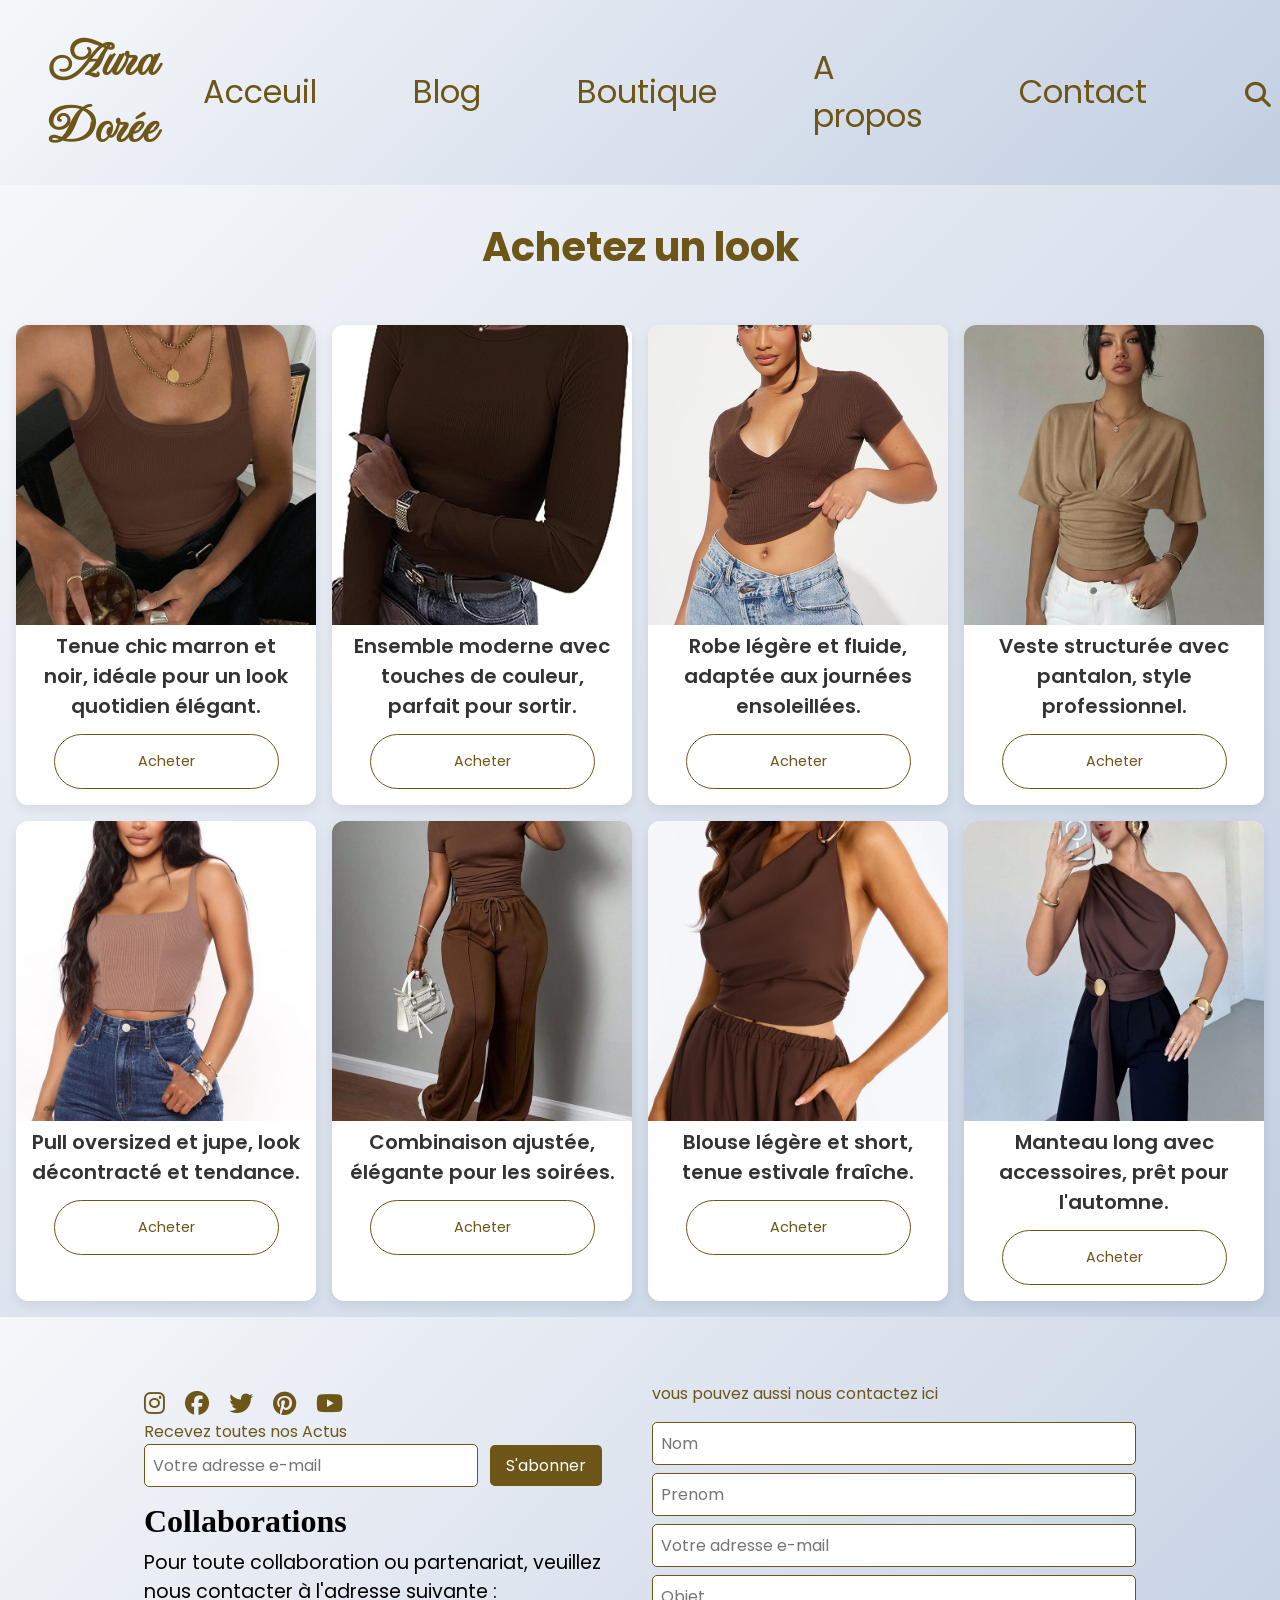
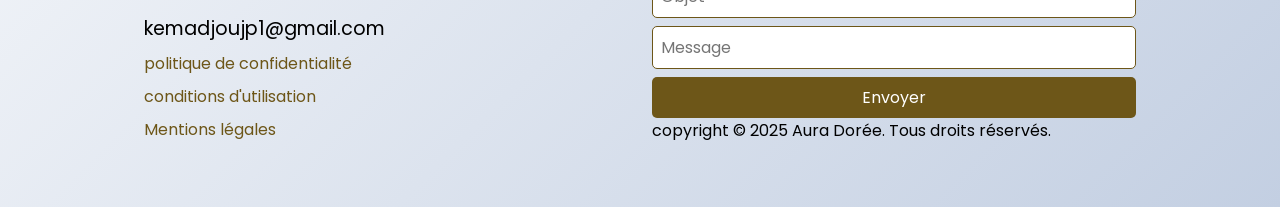
<file: boutique.html>
<!DOCTYPE html>
<html lang="de">
    <head>
        <title>Aura-dorée</title>
        <meta charset="UTF-8">
        <meta name="viewport" content="width=device-width, initial-scale=1">
        <link href="style.css" rel="stylesheet">
        <link rel="stylesheet" href="https://cdnjs.cloudflare.com/ajax/libs/font-awesome/6.4.0/css/all.min.css">
    </head>
    <body>
        <header>
            <h1>Aura Dorée</h1>
            <div  class="menu">
                <ul>
                    <li><a href="index.html">Acceuil</a></li>
                    <li><a href="blog.html">Blog</a></li>
                    <li><a href="boutique.html">Boutique</a></li>
                    <li><a href="a-propos.html">A propos</a></li>
                    <li><a href="#contact">Contact</a></li>
                    <li><i class="fa-solid fa-magnifying-glass"></i></li>
                    <li><a href="https://www.instagram.com" target="_blank"><i class="fab fa-instagram"></i></a>
                    <a href="https://www.facebook.com" target="_blank"><i class="fab fa-facebook"></i></a>
                    <a href="https://www.twitter.com" target="_blank"><i class="fab fa-twitter"></i></a>
                    <a href="https://www.pinterest.com" target="_blank"><i class="fab fa-pinterest"></i></a>
                    <a href="https://www.youtube.com" target="_blank"><i class="fab fa-youtube"></i></a></li>
                </ul>
            </div>
        </header>
        <main class="main-boutique">
            <div class="look">
                <h2>Achetez un look</h2>
            </div>
            <div class="achat">
                <div class="card-achat">
                    <img src="images/17.jpeg" alt="Image 1">
                    <p>Tenue chic marron et noir, idéale pour un look quotidien élégant.</p>
                    <button>Acheter</button>
                </div>
                <div class="card-achat">
                    <img src="images/18.jpeg" alt="Image 1">
                    <p>Ensemble moderne avec touches de couleur, parfait pour sortir.</p>
                    <button>Acheter</button>
                </div>
                <div class="card-achat">
                    <img src="images/19.jpeg" alt="Image 1">
                    <p>Robe légère et fluide, adaptée aux journées ensoleillées.</p>
                    <button>Acheter</button>
                </div>
                <div class="card-achat">
                    <img src="images/12.jpeg" alt="Image 1">
                    <p>Veste structurée avec pantalon, style professionnel.</p>
                    <button>Acheter</button>
                </div>
                <div class="card-achat">
                    <img src="images/13.jpeg" alt="Image 1">
                    <p>Pull oversized et jupe, look décontracté et tendance.</p>
                    <button>Acheter</button>
                </div>
                <div class="card-achat">
                    <img src="images/14.jpeg" alt="Image 1">
                    <p>Combinaison ajustée, élégante pour les soirées.</p>
                    <button>Acheter</button>
                </div>
                <div class="card-achat">
                    <img src="images/15.jpeg" alt="Image 1">
                    <p>Blouse légère et short, tenue estivale fraîche.</p>
                    <button>Acheter</button>
                </div>
                <div class="card-achat">
                    <img src="images/16.jpeg" alt="Image 1">
                    <p>Manteau long avec accessoires, prêt pour l'automne.</p>
                    <button>Acheter</button>
                </div>
            </div>
        </main>
        <footer id="contact">
            <div class="gauche">
                <div class="icone">
                    <a href="https://www.instagram.com" target="_blank"><i class="fab fa-instagram"></i></a>
                    <a href="https://www.facebook.com" target="_blank"><i class="fab fa-facebook"></i></a>
                    <a href="https://www.twitter.com" target="_blank"><i class="fab fa-twitter"></i></a>
                    <a href="https://www.pinterest.com" target="_blank"><i class="fab fa-pinterest"></i></a>
                    <a href="https://www.youtube.com" target="_blank"><i class="fab fa-youtube"></i></a>
                </div>
                <p>Recevez toutes nos Actus</p>
                <input type="email" placeholder="Votre adresse e-mail" required>
                <button>S'abonner</button>
                <h2>Collaborations</h2>
                <p class="pp">Pour toute collaboration ou partenariat, veuillez nous contacter à l'adresse suivante :</p>
                <a href="mailto:kemadjoujp1@gmail.com" target="_blank" class="lien-mail">kemadjoujp1@gmail.com</a><br>
                <a href="#">politique de confidentialité</a><br>
                <a href="#">conditions d'utilisation</a><br>
                <a href="#">Mentions légales</a>
            </div>
            <div class="droite">
                <p>vous pouvez aussi nous contactez ici</p>
                <form action="">
                    <input type="text" placeholder="Nom" required>
                    <input type="text" placeholder="Prenom" required>
                    <input type="email" name="email" id="email" placeholder="Votre adresse e-mail" required>
                    <input type="text" placeholder="Objet" required>
                    <input type="text" placeholder="Message" required>
                    <button>Envoyer</button>
                </form>
                copyright &copy; 2025 Aura Dorée. Tous droits réservés.
            </div>
        </footer>
    </body>
</html>
</file>
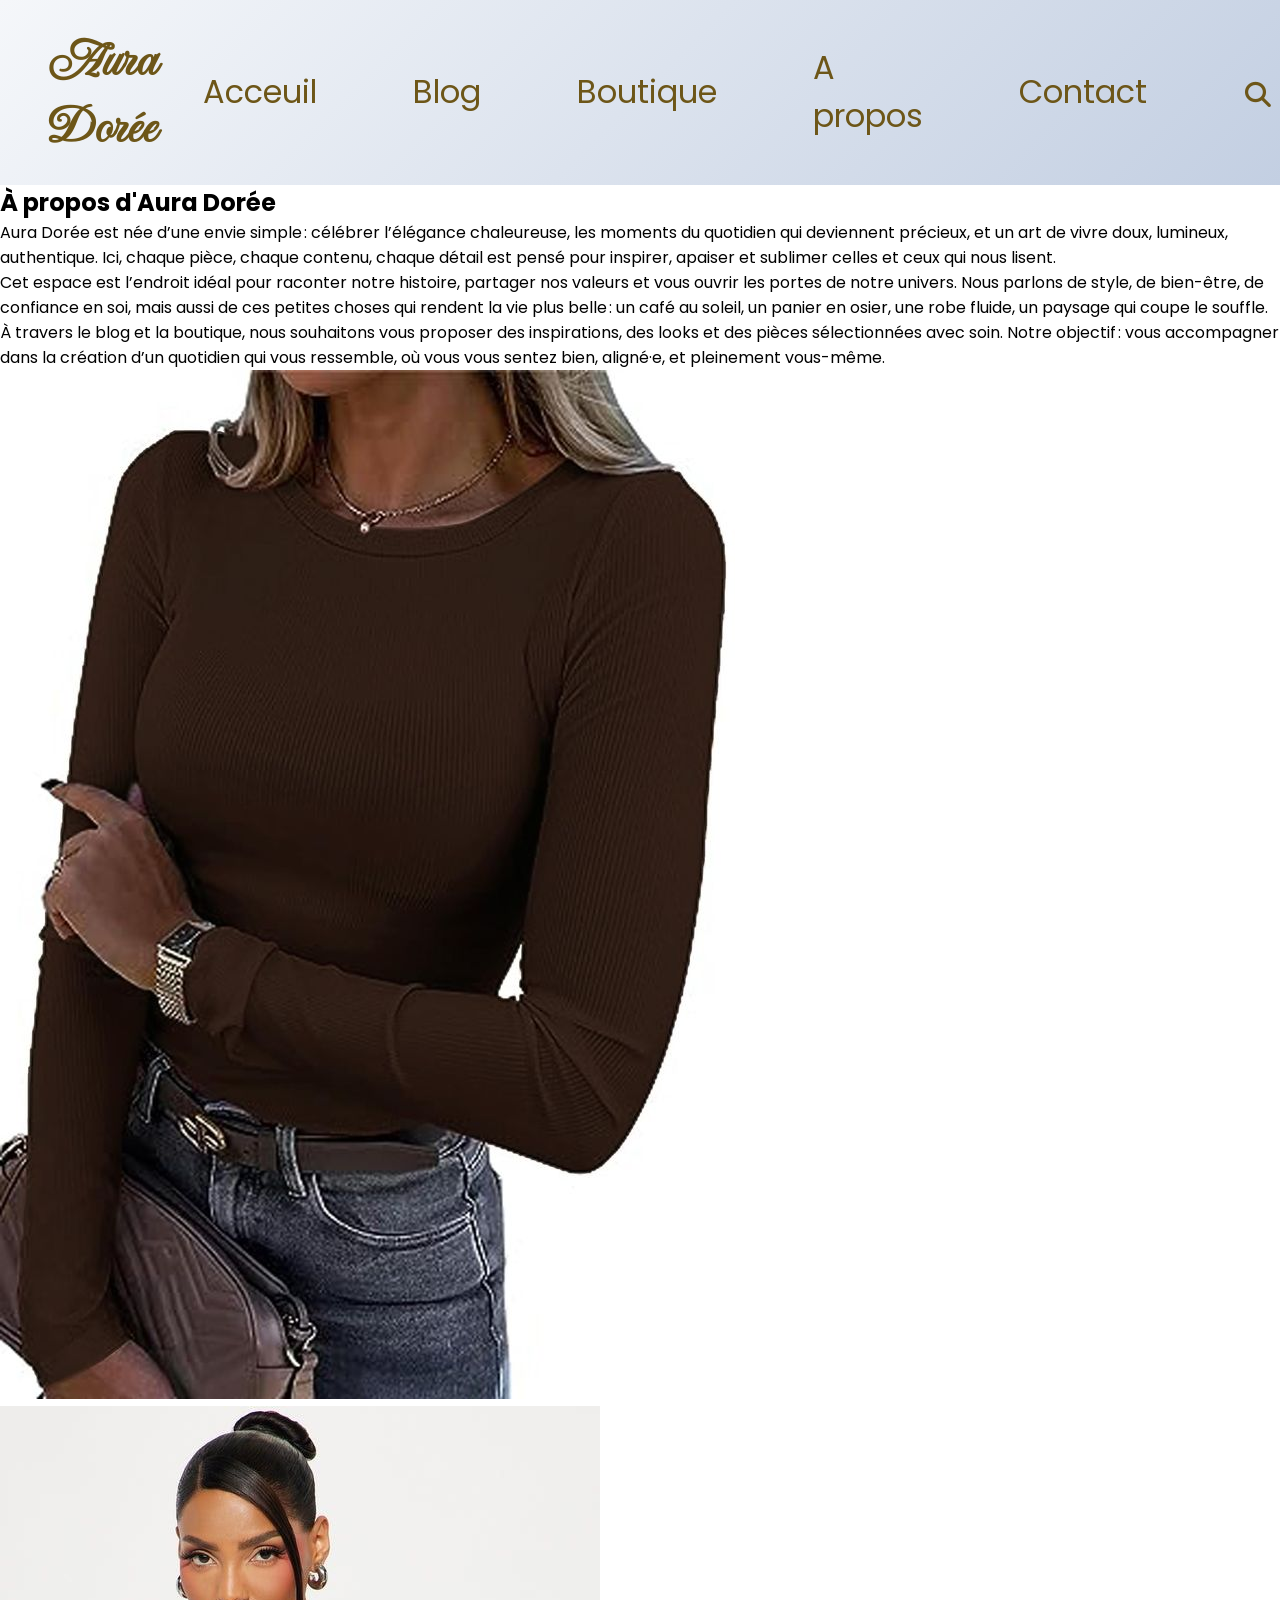
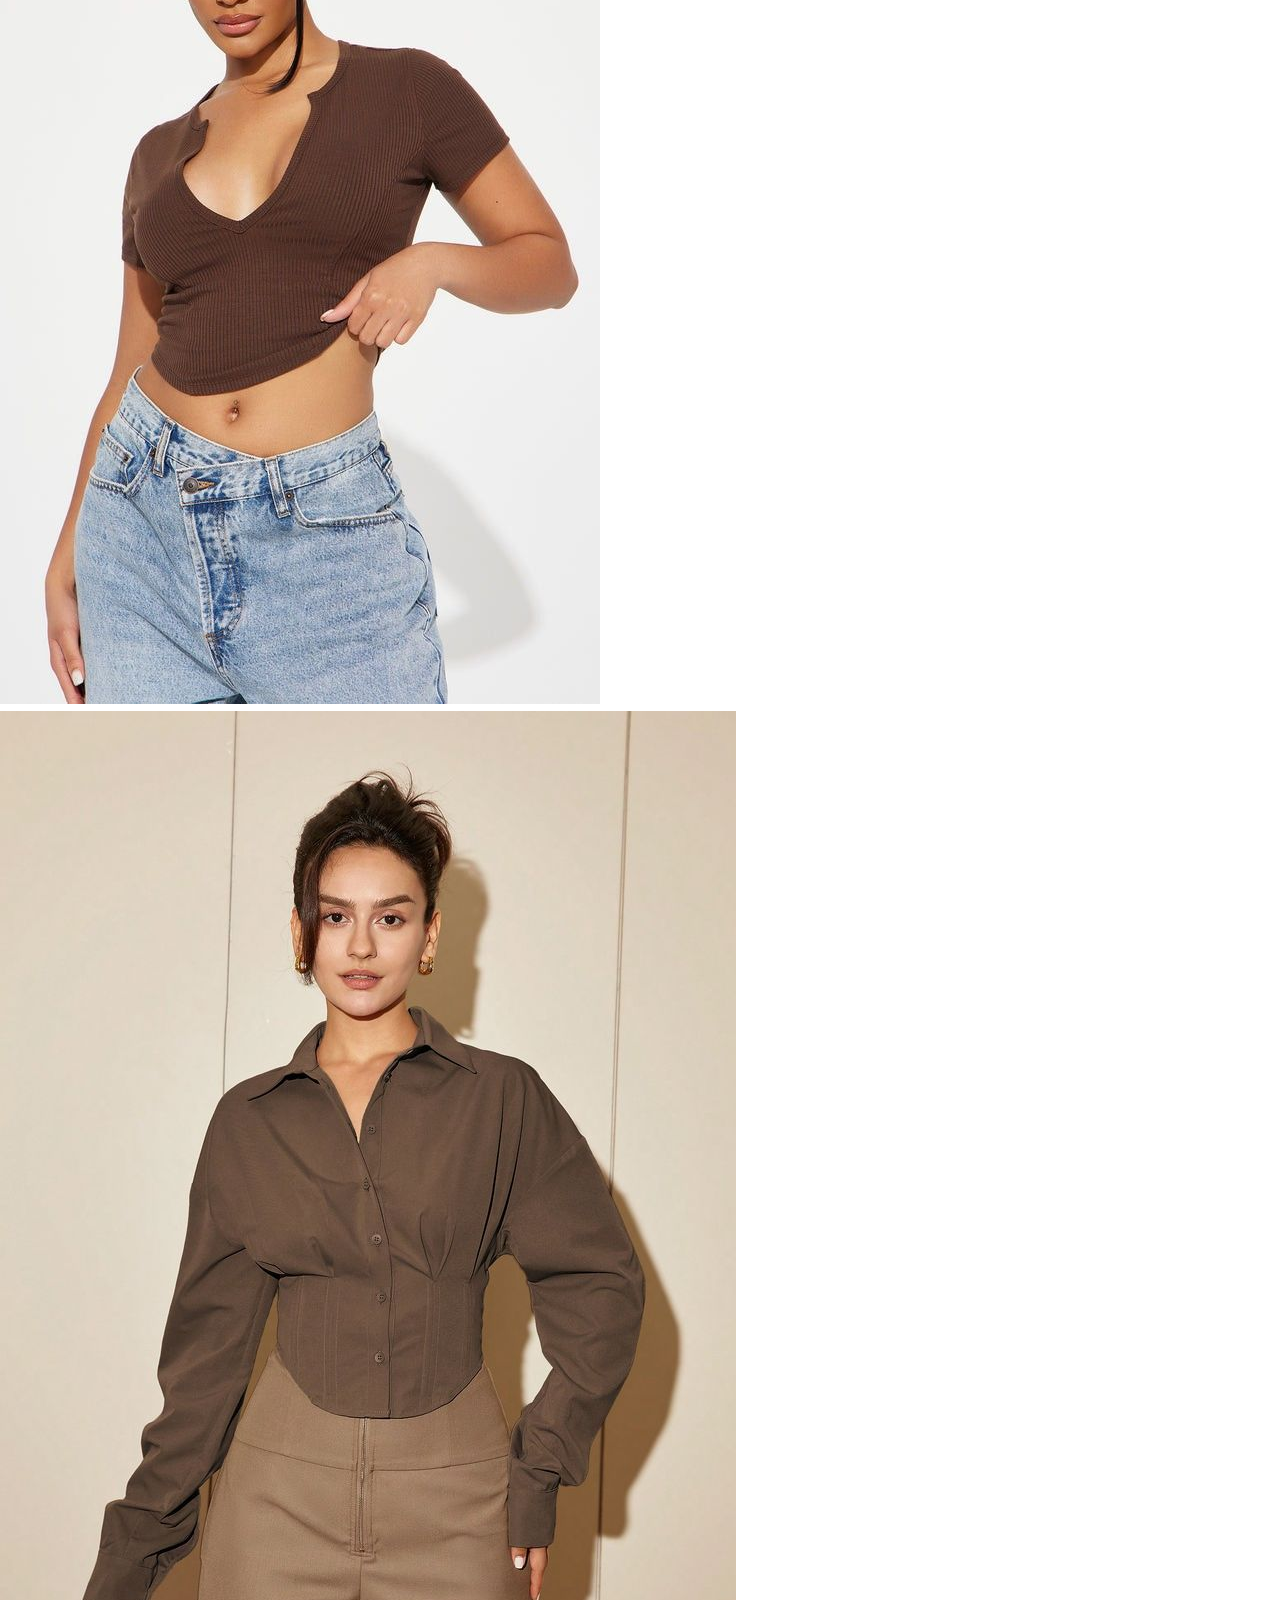
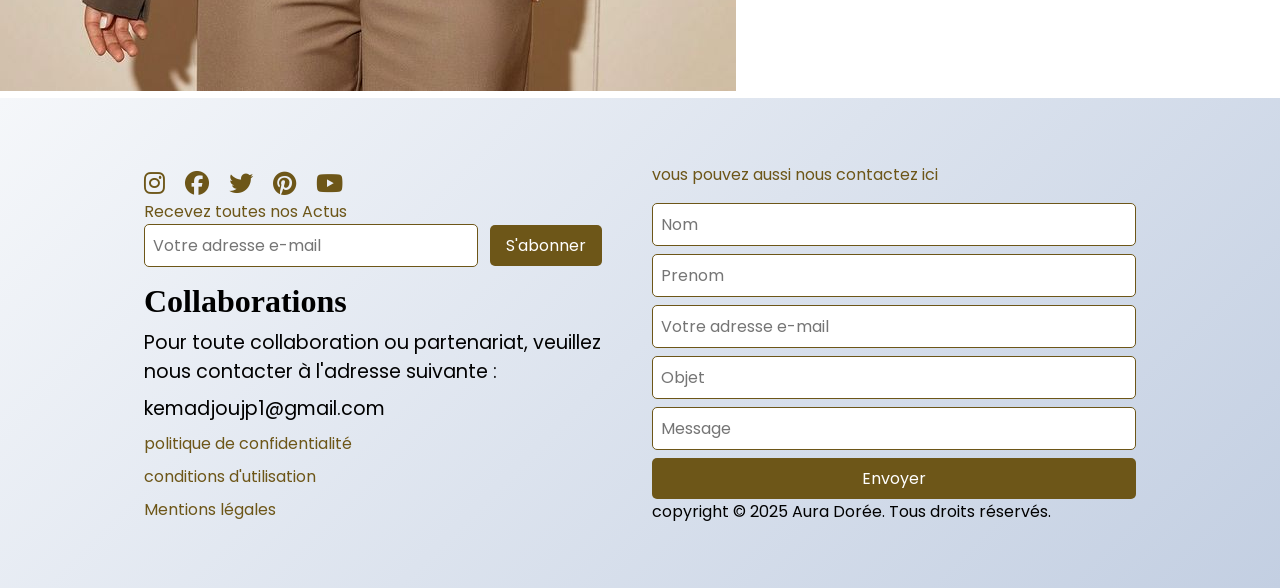
<file: Aura dorée/a-propos.html>
<!DOCTYPE html>
<html lang="de">
    <head>
        <title>Apprentissage</title>
        <meta charset="UTF-8">
        <meta name="viewport" content="width=device-width, initial-scale=1">
        <link href="style.css" rel="stylesheet">
        <link rel="stylesheet" href="https://cdnjs.cloudflare.com/ajax/libs/font-awesome/6.4.0/css/all.min.css">
    </head>
    <body>
        <div id="boutique"></div>
        <header>
            <h1>Aura Dorée</h1>
            <div  class="menu">
                <ul>
                    <li><a href="index.html">Acceuil</a></li>
                    <li><a href="blog.html">Blog</a></li>
                    <li><a href="#boutique">Boutique</a></li>
                    <li><a href="a-propos.html">A propos</a></li>
                    <li><a href="#contact">Contact</a></li>
                    <li><i class="fa-solid fa-magnifying-glass"></i></li>
                    <li><a href="https://www.instagram.com" target="_blank"><i class="fab fa-instagram"></i></a>
                    <a href="https://www.facebook.com" target="_blank"><i class="fab fa-facebook"></i></a>
                    <a href="https://www.twitter.com" target="_blank"><i class="fab fa-twitter"></i></a>
                    <a href="https://www.pinterest.com" target="_blank"><i class="fab fa-pinterest"></i></a>
                    <a href="https://www.youtube.com" target="_blank"><i class="fab fa-youtube"></i></a></li>
                </ul>
            </div>
        </header>
        <main class="main-apropos">
            <section class="apropos-wrapper">
                <div class="apropos-texte">
                    <h2>À propos d'Aura Dorée</h2>
                    <p>
                        Aura Dorée est née d’une envie simple : célébrer l’élégance chaleureuse, les moments du quotidien
                        qui deviennent précieux, et un art de vivre doux, lumineux, authentique. Ici, chaque pièce, chaque
                        contenu, chaque détail est pensé pour inspirer, apaiser et sublimer celles et ceux qui nous lisent.
                    </p>
                    <p>
                        Cet espace est l’endroit idéal pour raconter notre histoire, partager nos valeurs et vous ouvrir les
                        portes de notre univers. Nous parlons de style, de bien-être, de confiance en soi, mais aussi de
                        ces petites choses qui rendent la vie plus belle : un café au soleil, un panier en osier, une robe
                        fluide, un paysage qui coupe le souffle.
                    </p>
                    <p>
                        À travers le blog et la boutique, nous souhaitons vous proposer des inspirations, des looks et des
                        pièces sélectionnées avec soin. Notre objectif : vous accompagner dans la création d’un quotidien
                        qui vous ressemble, où vous vous sentez bien, aligné·e, et pleinement vous-même.
                    </p>
                </div>
                <div class="apropos-photos">
                    <div class="apropos-photo grande">
                        <img src="images/18.jpeg" alt="Portrait dans un intérieur chaleureux">
                    </div>
                    <div class="apropos-photo haute">
                        <img src="images/19.jpeg" alt="Silhouette face à un paysage côtier">
                    </div>
                    <div class="apropos-photo basse">
                        <img src="images/20.jpeg" alt="Moment détente sur une terrasse ensoleillée">
                    </div>
                </div>
            </section>
        </main>

        <footer id="contact">
            <div class="gauche">
                <div class="icone">
                    <a href="https://www.instagram.com" target="_blank"><i class="fab fa-instagram"></i></a>
                    <a href="https://www.facebook.com" target="_blank"><i class="fab fa-facebook"></i></a>
                    <a href="https://www.twitter.com" target="_blank"><i class="fab fa-twitter"></i></a>
                    <a href="https://www.pinterest.com" target="_blank"><i class="fab fa-pinterest"></i></a>
                    <a href="https://www.youtube.com" target="_blank"><i class="fab fa-youtube"></i></a>
                </div>
                <p>Recevez toutes nos Actus</p>
                <input type="email" placeholder="Votre adresse e-mail" required>
                <button>S'abonner</button>
                <h2>Collaborations</h2>
                <p class="pp">Pour toute collaboration ou partenariat, veuillez nous contacter à l'adresse suivante :</p>
                <a href="mailto:kemadjoujp1@gmail.com" target="_blank" class="lien-mail">kemadjoujp1@gmail.com</a><br>
                <a href="#">politique de confidentialité</a><br>
                <a href="#">conditions d'utilisation</a><br>
                <a href="#">Mentions légales</a>
            </div>
            <div class="droite">
                <p>vous pouvez aussi nous contactez ici</p>
                <form action="">
                    <input type="text" placeholder="Nom" required>
                    <input type="text" placeholder="Prenom" required>
                    <input type="email" name="email" id="email" placeholder="Votre adresse e-mail" required>
                    <input type="text" placeholder="Objet" required>
                    <input type="text" placeholder="Message" required>
                    <button>Envoyer</button>
                </form>
                copyright &copy; 2025 Aura Dorée. Tous droits réservés.
            </div>
        </footer>
    </body>
</html>
</file>
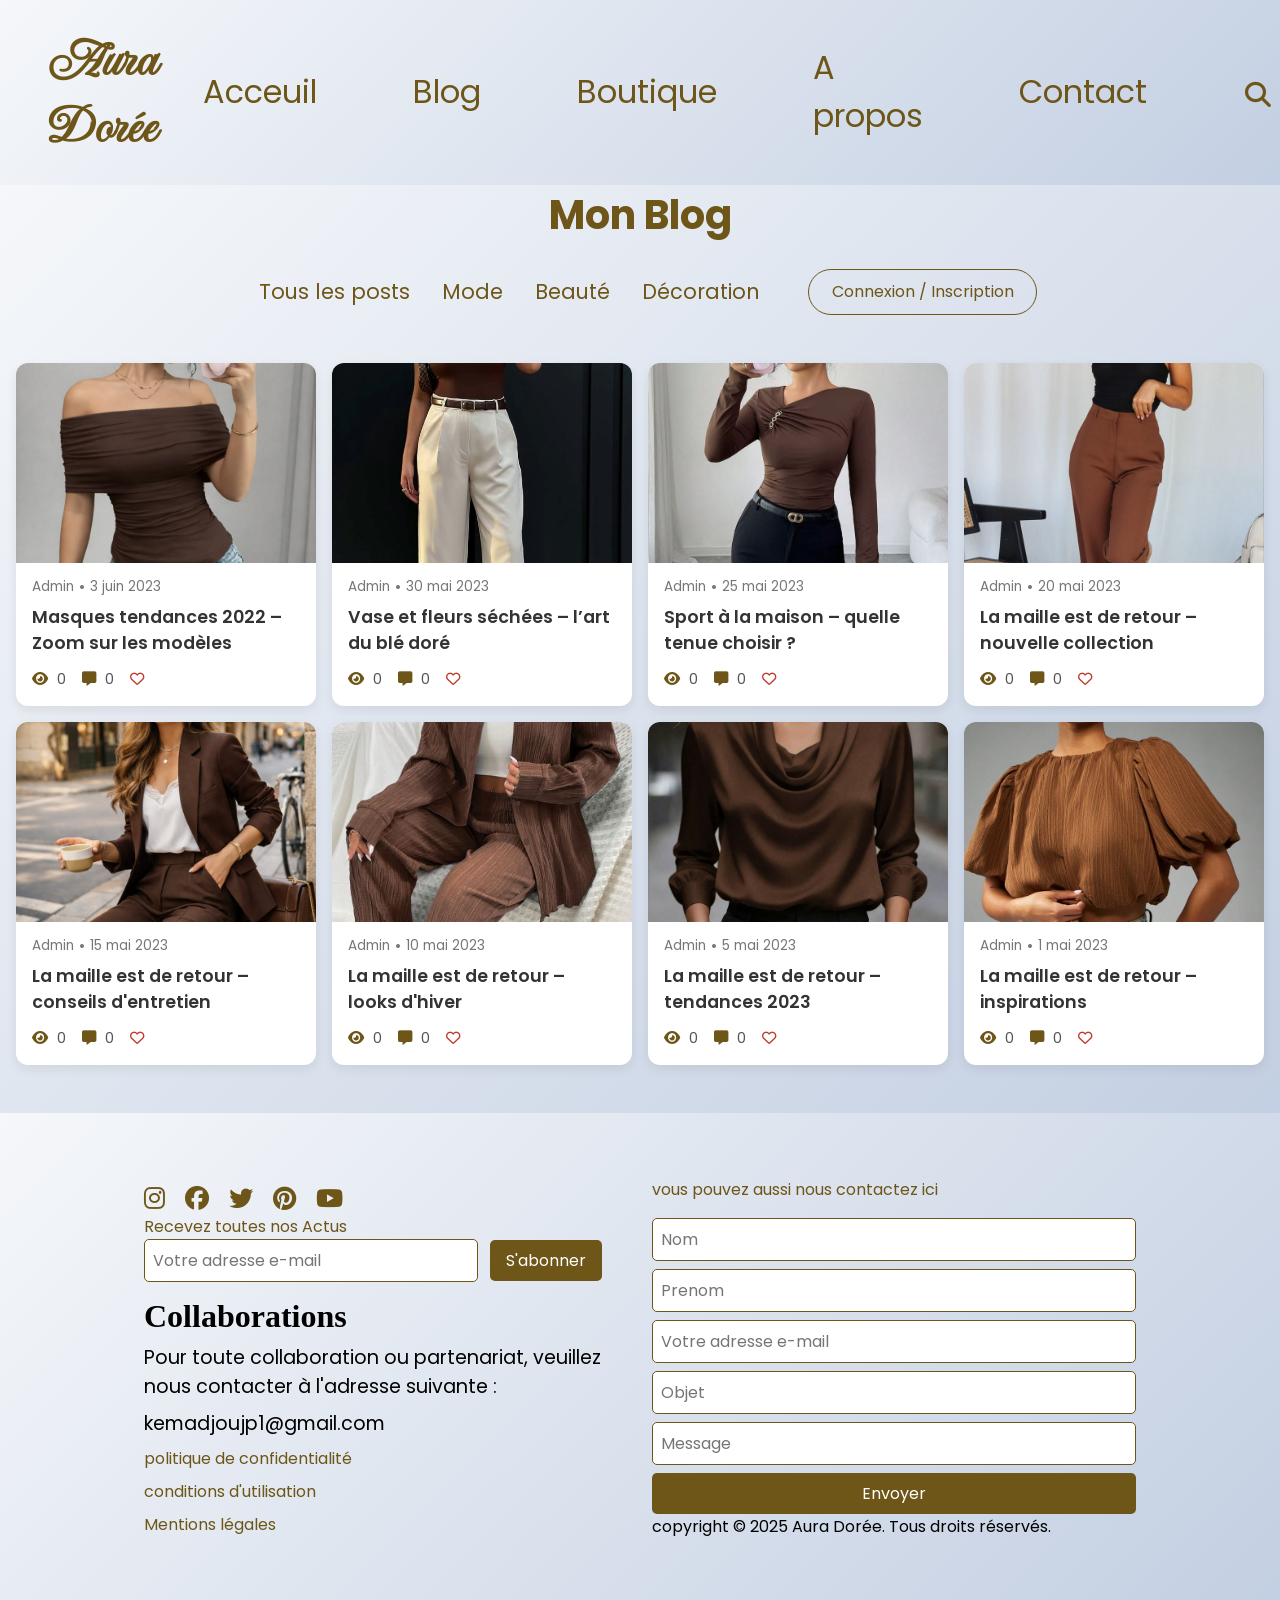
<file: Aura dorée/blog.html>
<!DOCTYPE html>
<html lang="de">
    <head>
        <title>Apprentissage</title>
        <meta charset="UTF-8">
        <meta name="viewport" content="width=device-width, initial-scale=1">
        <link href="style.css" rel="stylesheet">
        <link rel="stylesheet" href="https://cdnjs.cloudflare.com/ajax/libs/font-awesome/6.4.0/css/all.min.css">
    </head>
    <body>
        <div id="bloghaut"></div>
        <header>
            <h1>Aura Dorée</h1>
            <div  class="menu">
                <ul>
                    <li><a href="index.html">Acceuil</a></li>
                    <li><a href="#bloghaut">Blog</a></li>
                    <li><a href="boutique.html">Boutique</a></li>
                    <li><a href="a-propos.html">A propos</a></li>
                    <li><a href="#contact">Contact</a></li>
                    <li><i class="fa-solid fa-magnifying-glass"></i></li>
                    <li><a href="https://www.instagram.com" target="_blank"><i class="fab fa-instagram"></i></a>
                    <a href="https://www.facebook.com" target="_blank"><i class="fab fa-facebook"></i></a>
                    <a href="https://www.twitter.com" target="_blank"><i class="fab fa-twitter"></i></a>
                    <a href="https://www.pinterest.com" target="_blank"><i class="fab fa-pinterest"></i></a>
                    <a href="https://www.youtube.com" target="_blank"><i class="fab fa-youtube"></i></a></li>
                </ul>
            </div>
        </header>
        <main class="main-blog">
            <div class="blogg">
                <h2>Mon Blog</h2>
            </div>
            <div class="nav-blog">
                <ul>
                    <li><a href="#" target="_blank" rel="noopener noreferrer">Tous les posts</a></li>
                    <li><a href="#" target="_blank" rel="noopener noreferrer">Mode</a></li>
                    <li><a href="#" target="_blank" rel="noopener noreferrer">Beauté</a></li>
                    <li><a href="#" target="_blank" rel="noopener noreferrer">Décoration</a></li>
                </ul>
                <button class="btn-auth">Connexion / Inscription</button>
            </div>

            <div class="post-blog">
                <article class="post-card">
                    <div class="post-image">
                        <img src="images/1.jpeg" alt="Masques tendances 2022">
                    </div>
                    <div class="post-meta">
                        <span class="post-author">Admin</span>
                        <span class="post-dot">•</span>
                        <span class="post-date">3 juin 2023</span>
                    </div>
                    <h3 class="post-title">Masques tendances 2022 – Zoom sur les modèles</h3>
                    <div class="post-stats">
                        <span class="stat"><i class="fa-solid fa-eye"></i> 0</span>
                        <span class="stat"><i class="fa-solid fa-message"></i> 0</span>
                        <span class="stat"><i class="fa-regular fa-heart"></i></span>
                    </div>
                </article>
                <article class="post-card">
                    <div class="post-image">
                        <img src="images/2.jpeg" alt="Vase | fleurs séchées et blé doré">
                    </div>
                    <div class="post-meta">
                        <span class="post-author">Admin</span>
                        <span class="post-dot">•</span>
                        <span class="post-date">30 mai 2023</span>
                    </div>
                    <h3 class="post-title">Vase et fleurs séchées – l’art du blé doré</h3>
                    <div class="post-stats">
                        <span class="stat"><i class="fa-solid fa-eye"></i> 0</span>
                        <span class="stat"><i class="fa-solid fa-message"></i> 0</span>
                        <span class="stat"><i class="fa-regular fa-heart"></i></span>
                    </div>
                </article>
                <article class="post-card">
                    <div class="post-image">
                        <img src="images/3.jpeg" alt="Quelle tenue pour le sport à la maison ?">
                    </div>
                    <div class="post-meta">
                        <span class="post-author">Admin</span>
                        <span class="post-dot">•</span>
                        <span class="post-date">25 mai 2023</span>
                    </div>
                    <h3 class="post-title">Sport à la maison – quelle tenue choisir ?</h3>
                    <div class="post-stats">
                        <span class="stat"><i class="fa-solid fa-eye"></i> 0</span>
                        <span class="stat"><i class="fa-solid fa-message"></i> 0</span>
                        <span class="stat"><i class="fa-regular fa-heart"></i></span>
                    </div>
                </article>
                <article class="post-card">
                    <div class="post-image">
                        <img src="images/4.jpeg" alt="La maille est de retour">
                    </div>
                    <div class="post-meta">
                        <span class="post-author">Admin</span>
                        <span class="post-dot">•</span>
                        <span class="post-date">20 mai 2023</span>
                    </div>
                    <h3 class="post-title">La maille est de retour – nouvelle collection</h3>
                    <div class="post-stats">
                        <span class="stat"><i class="fa-solid fa-eye"></i> 0</span>
                        <span class="stat"><i class="fa-solid fa-message"></i> 0</span>
                        <span class="stat"><i class="fa-regular fa-heart"></i></span>
                    </div>
                </article>
                <article class="post-card">
                    <div class="post-image">
                        <img src="images/5.jpeg" alt="La maille est de retour">
                    </div>
                    <div class="post-meta">
                        <span class="post-author">Admin</span>
                        <span class="post-dot">•</span>
                        <span class="post-date">15 mai 2023</span>
                    </div>
                    <h3 class="post-title">La maille est de retour – conseils d'entretien</h3>
                    <div class="post-stats">
                        <span class="stat"><i class="fa-solid fa-eye"></i> 0</span>
                        <span class="stat"><i class="fa-solid fa-message"></i> 0</span>
                        <span class="stat"><i class="fa-regular fa-heart"></i></span>
                    </div>
                </article>
                <article class="post-card">
                    <div class="post-image">
                        <img src="images/6.jpeg" alt="La maille est de retour">
                    </div>
                    <div class="post-meta">
                        <span class="post-author">Admin</span>
                        <span class="post-dot">•</span>
                        <span class="post-date">10 mai 2023</span>
                    </div>
                    <h3 class="post-title">La maille est de retour – looks d'hiver</h3>
                    <div class="post-stats">
                        <span class="stat"><i class="fa-solid fa-eye"></i> 0</span>
                        <span class="stat"><i class="fa-solid fa-message"></i> 0</span>
                        <span class="stat"><i class="fa-regular fa-heart"></i></span>
                    </div>
                </article>
                <article class="post-card">
                    <div class="post-image">
                        <img src="images/7.jpeg" alt="La maille est de retour">
                    </div>
                    <div class="post-meta">
                        <span class="post-author">Admin</span>
                        <span class="post-dot">•</span>
                        <span class="post-date">5 mai 2023</span>
                    </div>
                    <h3 class="post-title">La maille est de retour – tendances 2023</h3>
                    <div class="post-stats">
                        <span class="stat"><i class="fa-solid fa-eye"></i> 0</span>
                        <span class="stat"><i class="fa-solid fa-message"></i> 0</span>
                        <span class="stat"><i class="fa-regular fa-heart"></i></span>
                    </div>
                </article>
                <article class="post-card">
                    <div class="post-image">
                        <img src="images/8.jpeg" alt="La maille est de retour">
                    </div>
                    <div class="post-meta">
                        <span class="post-author">Admin</span>
                        <span class="post-dot">•</span>
                        <span class="post-date">1 mai 2023</span>
                    </div>
                    <h3 class="post-title">La maille est de retour – inspirations</h3>
                    <div class="post-stats">
                        <span class="stat"><i class="fa-solid fa-eye"></i> 0</span>
                        <span class="stat"><i class="fa-solid fa-message"></i> 0</span>
                        <span class="stat"><i class="fa-regular fa-heart"></i></span>
                    </div>
             </div>
        </main>

        <footer id="contact">
            <div class="gauche">
                <div class="icone">
                    <a href="https://www.instagram.com" target="_blank"><i class="fab fa-instagram"></i></a>
                    <a href="https://www.facebook.com" target="_blank"><i class="fab fa-facebook"></i></a>
                    <a href="https://www.twitter.com" target="_blank"><i class="fab fa-twitter"></i></a>
                    <a href="https://www.pinterest.com" target="_blank"><i class="fab fa-pinterest"></i></a>
                    <a href="https://www.youtube.com" target="_blank"><i class="fab fa-youtube"></i></a>
                </div>
                <p>Recevez toutes nos Actus</p>
                <input type="email" placeholder="Votre adresse e-mail" required>
                <button>S'abonner</button>
                <h2>Collaborations</h2>
                <p class="pp">Pour toute collaboration ou partenariat, veuillez nous contacter à l'adresse suivante :</p>
                <a href="mailto:kemadjoujp1@gmail.com" target="_blank" class="lien-mail">kemadjoujp1@gmail.com</a><br>
                <a href="#">politique de confidentialité</a><br>
                <a href="#">conditions d'utilisation</a><br>
                <a href="#">Mentions légales</a>
            </div>
            <div class="droite">
                <p>vous pouvez aussi nous contactez ici</p>
                <form action="">
                    <input type="text" placeholder="Nom" required>
                    <input type="text" placeholder="Prenom" required>
                    <input type="email" name="email" id="email" placeholder="Votre adresse e-mail" required>
                    <input type="text" placeholder="Objet" required>
                    <input type="text" placeholder="Message" required>
                    <button>Envoyer</button>
                </form>
                copyright &copy; 2025 Aura Dorée. Tous droits réservés.
            </div>
        </footer>
    </body>
</html>
</file>
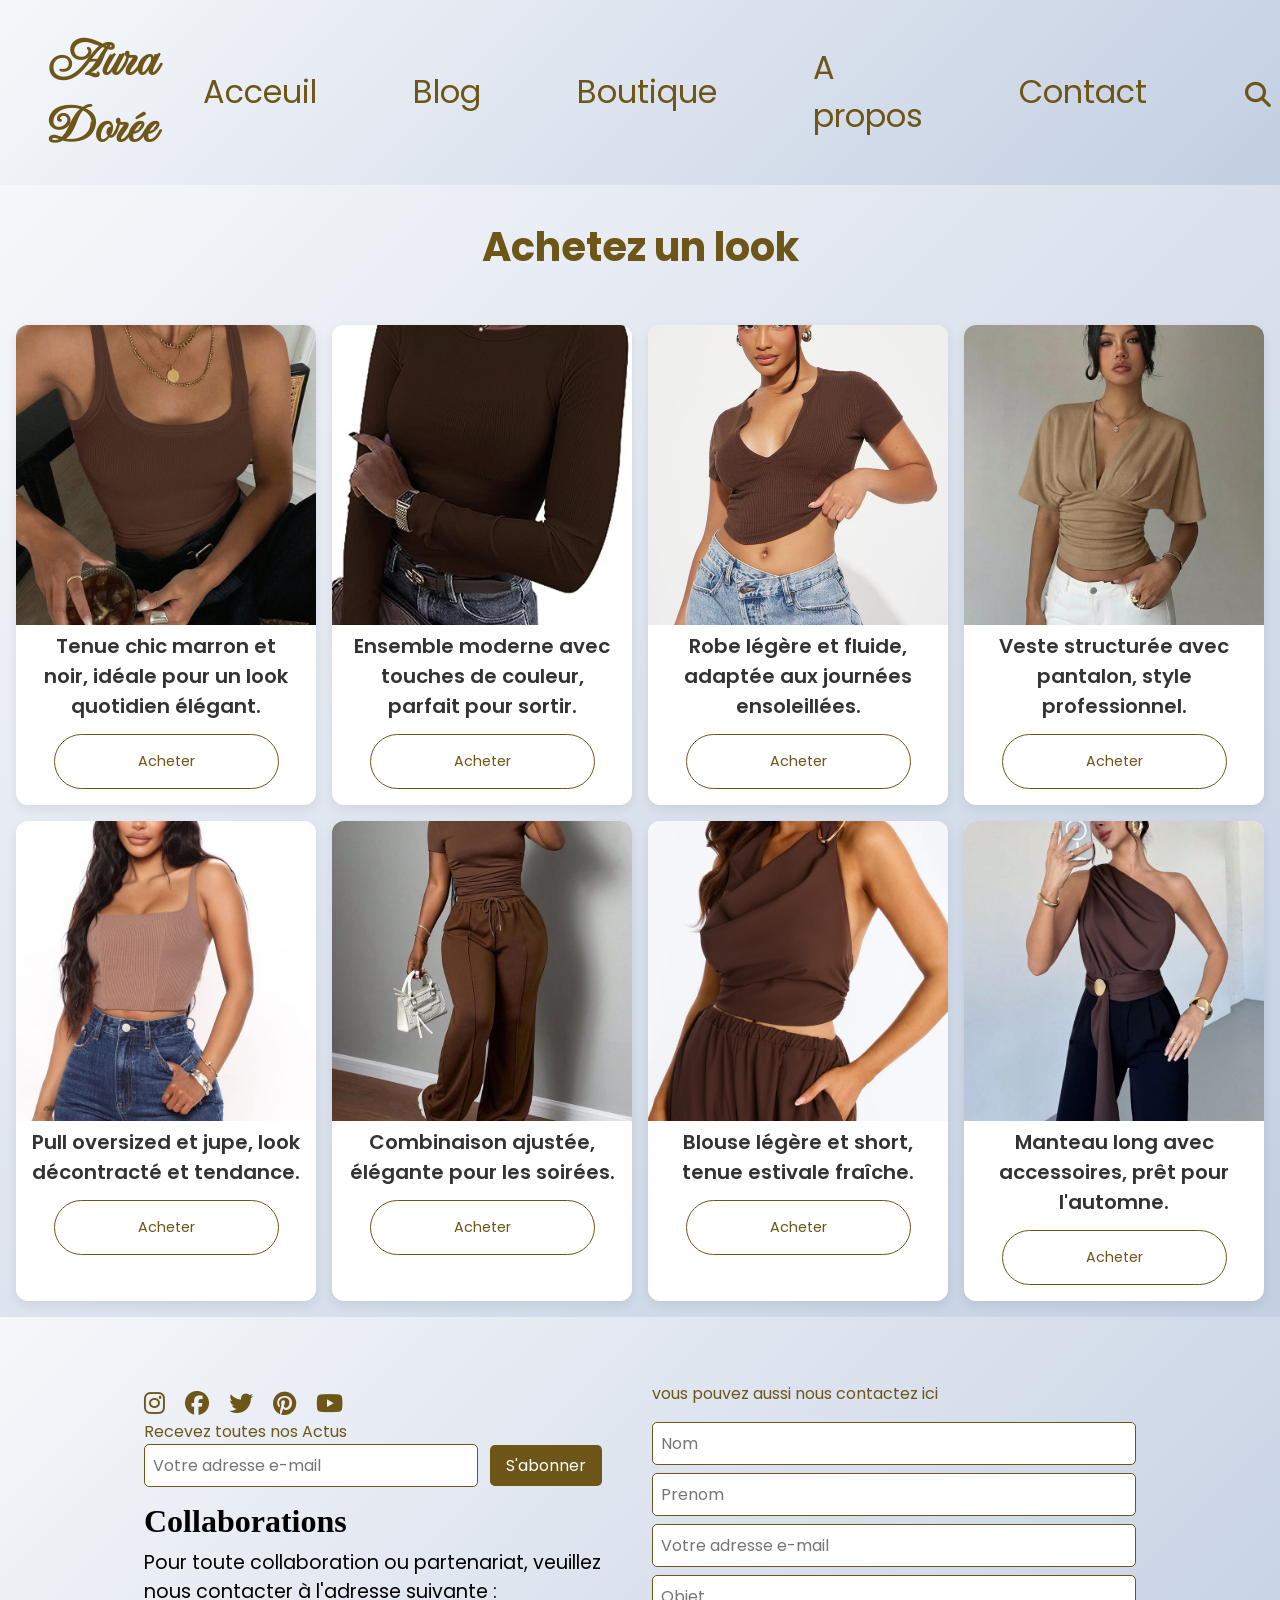
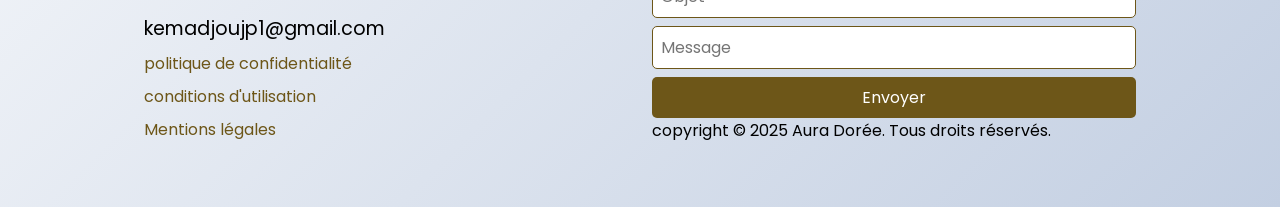
<file: Aura dorée/boutique.html>
<!DOCTYPE html>
<html lang="de">
    <head>
        <title>Apprentissage</title>
        <meta charset="UTF-8">
        <meta name="viewport" content="width=device-width, initial-scale=1">
        <link href="style.css" rel="stylesheet">
        <link rel="stylesheet" href="https://cdnjs.cloudflare.com/ajax/libs/font-awesome/6.4.0/css/all.min.css">
    </head>
    <body>
        <header>
            <h1>Aura Dorée</h1>
            <div  class="menu">
                <ul>
                    <li><a href="index.html">Acceuil</a></li>
                    <li><a href="blog.html">Blog</a></li>
                    <li><a href="boutique.html">Boutique</a></li>
                    <li><a href="a-propos.html">A propos</a></li>
                    <li><a href="#contact">Contact</a></li>
                    <li><i class="fa-solid fa-magnifying-glass"></i></li>
                    <li><a href="https://www.instagram.com" target="_blank"><i class="fab fa-instagram"></i></a>
                    <a href="https://www.facebook.com" target="_blank"><i class="fab fa-facebook"></i></a>
                    <a href="https://www.twitter.com" target="_blank"><i class="fab fa-twitter"></i></a>
                    <a href="https://www.pinterest.com" target="_blank"><i class="fab fa-pinterest"></i></a>
                    <a href="https://www.youtube.com" target="_blank"><i class="fab fa-youtube"></i></a></li>
                </ul>
            </div>
        </header>
        <main class="main-boutique">
            <div class="look">
                <h2>Achetez un look</h2>
            </div>
            <div class="achat">
                <div class="card-achat">
                    <img src="images/17.jpeg" alt="Image 1">
                    <p>Tenue chic marron et noir, idéale pour un look quotidien élégant.</p>
                    <button>Acheter</button>
                </div>
                <div class="card-achat">
                    <img src="images/18.jpeg" alt="Image 1">
                    <p>Ensemble moderne avec touches de couleur, parfait pour sortir.</p>
                    <button>Acheter</button>
                </div>
                <div class="card-achat">
                    <img src="images/19.jpeg" alt="Image 1">
                    <p>Robe légère et fluide, adaptée aux journées ensoleillées.</p>
                    <button>Acheter</button>
                </div>
                <div class="card-achat">
                    <img src="images/12.jpeg" alt="Image 1">
                    <p>Veste structurée avec pantalon, style professionnel.</p>
                    <button>Acheter</button>
                </div>
                <div class="card-achat">
                    <img src="images/13.jpeg" alt="Image 1">
                    <p>Pull oversized et jupe, look décontracté et tendance.</p>
                    <button>Acheter</button>
                </div>
                <div class="card-achat">
                    <img src="images/14.jpeg" alt="Image 1">
                    <p>Combinaison ajustée, élégante pour les soirées.</p>
                    <button>Acheter</button>
                </div>
                <div class="card-achat">
                    <img src="images/15.jpeg" alt="Image 1">
                    <p>Blouse légère et short, tenue estivale fraîche.</p>
                    <button>Acheter</button>
                </div>
                <div class="card-achat">
                    <img src="images/16.jpeg" alt="Image 1">
                    <p>Manteau long avec accessoires, prêt pour l'automne.</p>
                    <button>Acheter</button>
                </div>
            </div>
        </main>
        <footer id="contact">
            <div class="gauche">
                <div class="icone">
                    <a href="https://www.instagram.com" target="_blank"><i class="fab fa-instagram"></i></a>
                    <a href="https://www.facebook.com" target="_blank"><i class="fab fa-facebook"></i></a>
                    <a href="https://www.twitter.com" target="_blank"><i class="fab fa-twitter"></i></a>
                    <a href="https://www.pinterest.com" target="_blank"><i class="fab fa-pinterest"></i></a>
                    <a href="https://www.youtube.com" target="_blank"><i class="fab fa-youtube"></i></a>
                </div>
                <p>Recevez toutes nos Actus</p>
                <input type="email" placeholder="Votre adresse e-mail" required>
                <button>S'abonner</button>
                <h2>Collaborations</h2>
                <p class="pp">Pour toute collaboration ou partenariat, veuillez nous contacter à l'adresse suivante :</p>
                <a href="mailto:kemadjoujp1@gmail.com" target="_blank" class="lien-mail">kemadjoujp1@gmail.com</a><br>
                <a href="#">politique de confidentialité</a><br>
                <a href="#">conditions d'utilisation</a><br>
                <a href="#">Mentions légales</a>
            </div>
            <div class="droite">
                <p>vous pouvez aussi nous contactez ici</p>
                <form action="">
                    <input type="text" placeholder="Nom" required>
                    <input type="text" placeholder="Prenom" required>
                    <input type="email" name="email" id="email" placeholder="Votre adresse e-mail" required>
                    <input type="text" placeholder="Objet" required>
                    <input type="text" placeholder="Message" required>
                    <button>Envoyer</button>
                </form>
                copyright &copy; 2025 Aura Dorée. Tous droits réservés.
            </div>
        </footer>
    </body>
</html>
</file>
<file: style.css>
@import url('https://fonts.googleapis.com/css2?family=Imperial+Script&family=Poppins:ital,wght@0,100;0,200;0,300;0,400;0,500;0,600;0,700;0,800;0,900;1,100;1,200;1,300;1,400;1,500;1,600;1,700;1,800;1,900&family=Roboto:ital,wght@0,100..900;1,100..900&display=swap');
*{
    box-sizing: border-box;
    margin: 0;
    padding: 0;
    font-family: 'Poppins', sans-serif;
}
html {
    scroll-behavior: smooth;
}

header{
    display: flex;
    justify-content: space-between;
    align-items: center;
    padding: 1rem;
    width: 100%;
    background: linear-gradient(135deg, #f5f7fa 0%, #c3cfe2 100%);
    position: sticky;
    top: 0;
    z-index: 1000;
}
header h1{
    font-family: 'Imperial Script', cursive;
    font-size: 3.5em;
    color: #6d5618;
    margin-left: 2rem;
}
.menu{
    display: flex;
    align-items: center;
    justify-content: space-between;
}
.menu ul{
    display: flex;
    list-style: none;
    align-items: center;
}
.menu ul li{
    margin: 0 3rem;
}
.menu ul li a{
    text-decoration: none;
    color: #6d5618;
    font-size: 2em;
    transition: color 0.3s ease-in-out;
    position: relative;
    display: inline-block;
    padding: 0.08em 0;
}
.menu ul li a:hover{
    color: #947522;
}

.menu ul li a::before,
.menu ul li a::after{
    content: '';
    position: absolute;
    left: 0;
    right: 0;
    height: 3px;
    background: #a88525;
    transform: scaleX(0);
    transform-origin: center;
    transition: transform 0.35s cubic-bezier(.2,.9,.2,1);
    pointer-events: none;
}
.menu ul li a::before{
    top: -8px;
}
.menu ul li a::after{
    bottom: -8px;
}
.menu ul li a:hover::before,
.menu ul li a:hover::after{
    transform: scaleX(1);
}
.menu ul li.icon-search,
.menu ul li i{
    display: flex;
    align-items: center;
}

.menu ul li i.fa-magnifying-glass{
    font-size: 1.6em;
    color: #6d5618;
    transition: color 0.25s ease-in-out, transform 0.25s ease-in-out;
    margin-left: 0.1rem;
    transform: translateY(2px);
    cursor: pointer;
}
.menu ul li i.fa-magnifying-glass:hover{
    color: #a88524;
    transform: translateY(0);
}

/* social media icons in header */
.menu ul li a .fab {
    color: #000;
    font-size: 1.5rem;
    margin: 0 0.3rem;
    transition: color 0.3s ease-in-out;
}
.menu ul li a .fab:hover {
    color: #6d5618;
}

.acceuil-main{
    background: linear-gradient(135deg, #f5f7fa 0%, #c3cfe2 100%);
    min-height: 80vh;
    width: 100%;
}
.acceuil-main .bloc{
    display: flex;
    width: 100%;
    height: 100vh;
    font-family: 'Poppins', sans-serif;
}
.acceuil-main .bloc .flex{
    position: relative;
    flex: 1;
    display: flex;
    align-items: center;
    justify-content: center;
    text-decoration: none;
    color: #ffffff;
    letter-spacing: 0.2em;
    font-size: 2rem;
    font-weight: 600;
    transition: transform 0.4s ease, filter 0.4s ease;
}
.acceuil-main .bloc .blog{
    background-image: url("images/5.jpeg");
    background-size: cover;
    background-position: center;
}
.acceuil-main .bloc .boutique{
    background-image: url("images/6.jpeg");
    background-size: cover;
    background-position: center;
}
.acceuil-main .text{
    width: 100%;
    text-align: center;
    margin-top: 2rem;
}
.acceuil-main .text p{
    font-size: 3.5em;
    color: #6d5618;
    font-weight: 500;
    font-family: 'Imperial Script', cursive;

}
.acceuil-main .text .gros{
    font-size: 2.5em;
    color: #6d5618;
    font-weight: 700;
    font-family: poppins, sans-serif;
}
.trio{
    display: flex;
    justify-content: center;
    align-items: center;
    margin: 4rem 0;
    width: 100%;
}
.trio .post{
    width: 300px;
    height: 400px;
    margin: 0 1rem;
    border-radius: 10px;
    box-shadow: 0 4px 8px rgba(0,0,0,0.1);
    display: flex;
    flex-direction: column;
    align-items: center;
    justify-content: center;
    text-align: center;
    padding: 1rem;
    margin: 5px;
    overflow: hidden;
}
.trio .post img{
    width: 100%;
    height: 220px;
    object-fit: contain;
    border-radius: 10px;
    background-color: #fafafa;
}
.lire{
    background-color: #6d5618;
    color: #fff;
    border: none;
    padding: 0.8rem 1.5rem;
    font-size: 1.2em;
    border-radius: 5px;
    cursor: pointer;
    transition: background-color 0.3s ease-in-out, transform 0.3s ease-in-out;
    margin-left: 50%;
    transform: translateX(-50%);
}
.lire:hover{
    background-color: #8f7120;
    transform: translateX(-50%) scale(1.05);
}
.achat{
    text-align: center;
    font: 2.5em sans-serif;
    color: #6d5618;
    font-weight: 700;
    margin-top: 2rem;
}
.dernier{
    padding: 2rem;
    text-align: center;
    width: 100%;
}
.dernier .look{
    display: flex;
    justify-content: space-around;
    align-items: center;
    margin-top: 2rem;
    width: 100%;
}
.dernier .look .card{
    width: 15%;
    height: 480px;
    background: linear-gradient(135deg, #f5f7fa 0%, #c3cfe2 100%);
    border-radius: 10px;
    box-shadow: 0 4px 8px rgba(0,0,0,0.1);
    display: flex;
    flex-direction: column;
    align-items: center;
    justify-content: center;
    text-align: center;
    padding: 1rem;
    margin: 0 1rem;
}
.dernier .look .card img{
    width: 100%;
    height: 100%;
    object-fit: cover;
    border-radius: 10px;

}
.dernier .look .card p{
    margin-top: 1rem;
    font-size: 1em;
    color: #6d5618;
    font-weight: 500;
}
.dernier a{
    padding: 0.8rem 1.5rem;
    font-size: 1.2em;
    color: #fff;
    text-decoration: none;
    background-color: #6d5618;
    border-radius: 5px;
    display: inline-block;
    margin-top: 24px;
    cursor: pointer;
    transition: background-color 0.3s ease-in-out, transform 0.3s ease-in-out;
}
.dernier a:hover{
    background-color: #8f7120;
    transform: scale(1.05);
}
.suivie {
    background-color: #fff;
    display: flex;
    flex-wrap: wrap;
    justify-content: center;
    align-items: center;
    margin: 4rem 0;
    width: 100%;
    gap: 2rem;
}
.suivie p{
    width: 100%;
    text-align: center;
    font-size: 2.5em;
    color: #6d5618;
    font-weight: 700;
}
.suivie .card{
    width: 20%;
    height: 480px;
    border-radius: 10px;
    box-shadow: 0 4px 8px rgba(0,0,0,0.1);
    display: flex;
    flex-direction: column;
    align-items: center;
    justify-content: center;
    text-align: center;
    padding: 1rem;
    margin: 1rem;
    overflow: hidden;
}
.suivie .card a{
    width: 100%;
    height: 100%;
    display: flex;
    align-items: center;
    justify-content: center;
}
.suivie .card img{
    width: 100%;
    height: 100%;
    object-fit: cover;
    border-radius: 10px;
}
footer{
    background: linear-gradient(135deg, #f5f7fa 0%, #c3cfe2 100%);
    display: flex;
    justify-content: space-between;
    align-items: center;
    padding: 1rem;
    width: 100%;
}
footer .gauche{
    display : inline-block;
    margin: 48px 12px 48px 128px;
    width: 768px;
}
footer .gauche i{
    font-size: 1.5em;
    color: #6d5618;
    margin-right: 1rem;
    transition: color 0.3s ease-in-out, transform 0.3s ease-in-out;
    cursor: pointer;
}
footer .gauche i:hover{
    color: #a88524;
    transform: scale(1.2);
}
footer .gauche p{
    font-size: 1em;
    color: #6d5618;
}
footer .gauche input{
    padding: 0.5rem;
    font-size: 1em;
    border: 1px solid #6d5618;
    border-radius: 5px;
}
footer .gauche button{
    padding: 0.5rem 1rem;
    font-size: 1em;
    color: #fff;
    background-color: #6d5618;
    border: none;
    border-radius: 5px;
    margin-left: 0.5rem;
    cursor: pointer;
    transition: background-color 0.3s ease-in-out, transform 0.3s ease-in-out;
}
footer .gauche button:hover{
    background-color: #8f7120;
    transform: scale(1.05);
}
footer .gauche h2{
    font-size: 2rem;
    color: #000000;
    margin-top: 1rem;
    font-family: 'Times New Roman', Times, serif;
}
footer .gauche .pp{
    font-size: 1.2em;
    color: #020202;
    margin-top: 0.5rem;
}
footer .gauche .lien-mail{
    font-size: 1.2em;
    color: #000000;
    text-decoration: none;
    display: inline-block;
    transition: color 0.3s ease-in-out;
}
footer .gauche .lien-mail:hover{
    color: #a88524;
}
footer .gauche a{
    font-size: 1em;
    color: #6d5618;
    text-decoration: none;
    display: inline-block;
    margin-top: 0.5rem;
    transition: color 0.3s ease-in-out;
}
footer .gauche a:hover{
    color: #a88524; 
}

footer .droite{
    display : inline-block;
    margin: 48px 128px 48px 12px;
    width: 768px;
}
footer .droite p{
    font-size: 1em;
    color: #6d5618;
    margin-bottom: 1rem;
}
footer .droite form{
    display: flex;
    flex-direction: column;
    gap: 0.5rem;
}
footer .droite form input{
    padding: 0.5rem;    
    font-size: 1em;
    border: 1px solid #6d5618;
    border-radius: 5px;
}
footer .droite form button{
    padding: 0.5rem 1rem;
    font-size: 1em; 
    color: #fff;
    background-color: #6d5618;
    border: none;
    border-radius: 5px;
    cursor: pointer;
    transition: background-color 0.3s ease-in-out, transform 0.3s ease-in-out;
}
footer .droite form button:hover{
    background-color: #8f7120;      
    transform: scale(1.05);
}/* NAV BLOG + BOUTON CONNEXION */
.main-blog .nav-blog{
    display: flex;
    justify-content: center;
    align-items: center;
    width: 100%;
    gap: 2rem;
    margin-top: 1.5rem;
}

.main-blog .nav-blog ul{
    display: flex;
    list-style: none;
    align-items: center;
}

.main-blog .nav-blog a{
    font-size: 1.3em;
    color: #6d5618;
    text-decoration: none;
    margin: 0 1rem;
    transition: color 0.3s ease-in-out;
}

.main-blog .nav-blog a:hover{
    color: #a88524;
}

.btn-auth{
    padding: 0.6rem 1.4rem;
    font-size: 1em;
    border-radius: 999px;
    border: 1px solid #6d5618;
    background-color: transparent;
    color: #6d5618;
    cursor: pointer;
    transition: background-color 0.3s ease-in-out, color 0.3s ease-in-out, transform 0.3s ease-in-out;
}
.btn-auth:hover{
    background-color: #6d5618;
    color: #fff;
    transform: translateY(-1px);
}
/*Blog-page*/
.main-blog{
    background: linear-gradient(135deg, #f5f7fa 0%, #c3cfe2 100%);
    min-height: 80vh;
    width: 100%;
}
.main-blog .blogg h2{
    font-size: 2.5em;
    color: #6d5618;
    font-weight: 700;
    text-align: center;
}
.main-blog .nav-blog{
    display: flex;
    justify-content: center;
    align-items: center;
    width: 100%;
    gap: 2rem;
    margin-top: 1.5rem;
}
.main-blog .nav-blog ul{
    display: flex;
    list-style: none;
    align-items: center;
}
.main-blog .nav-blog a{
    font-size: 1.3em;
    color: #6d5618;
    text-decoration: none;
    margin: 0 1rem;
    transition: color 0.3s ease-in-out;
}
.main-blog .nav-blog a:hover{
    color: #a88524;
}
.main-blog .post-blog{
    display: grid;
    grid-template-columns: repeat(4, 1fr);
    gap: 1rem;
    padding: 3rem 1rem;
}
.post-card{
    background-color: #ffffff;
    border-radius: 12px;
    box-shadow: 0 4px 12px rgba(0,0,0,0.08);
    overflow: hidden;
    display: flex;
    flex-direction: column;
    padding-bottom: 1rem;
    transition: transform 0.25s ease, box-shadow 0.25s ease;
}
.post-card:hover{
    transform: translateY(-4px);
    box-shadow: 0 8px 18px rgba(0,0,0,0.12);
}
.post-image{
    width: 100%;
    height: 200px;
    overflow: hidden;
}
.post-image img{
    width: 100%;
    height: 100%;
    object-fit: cover;
}
.post-meta{
    display: flex;
    align-items: center;
    font-size: 0.85em;
    color: #777;
    padding: 0.8rem 1rem 0 1rem;
    gap: 0.3rem;
}
.post-dot{
    font-size: 1.1em;
}
.post-title{
    font-size: 1.1em;
    font-weight: 600;
    color: #333;
    padding: 0.4rem 1rem 0.8rem 1rem;
}
.post-stats{
    display: flex;
    align-items: center;
    justify-content: flex-start;
    gap: 1rem;
    padding: 0 1rem;
    font-size: 0.9em;
    color: #555;
}
.post-stats .stat i{
    margin-right: 0.3rem;
    color: #6d5618;
}
.post-stats .stat:last-child i{
    color: #c0392b;
}

/* Boutique page */
.main-boutique{
    background: linear-gradient(135deg, #f5f7fa 0%, #c3cfe2 100%);
    min-height: 80vh;
    width: 100%;
}
.main-boutique .look h2{
    font-size: 2.5em;
    color: #6d5618;
    font-weight: 700;
    text-align: center;
    padding-top: 2rem;
}
.main-boutique .achat{
    text-align: center;
    color: #6d5618;
    margin-top: 2rem;
    display: grid;
    grid-template-columns: repeat(4, 1fr);
    gap: 1rem;
    padding: 1rem;
}
.main-boutique .achat .card-achat{
    background-color: #ffffff;
    border-radius: 12px;
    box-shadow: 0 4px 12px rgba(0,0,0,0.08);
    overflow: hidden;
    display: flex;
    flex-direction: column;
    padding-bottom: 1rem;
    transition: transform 0.25s ease, box-shadow 0.25s ease;
}
.main-boutique .achat .card:hover{
    transform: translateY(-4px);    
    box-shadow: 0 8px 18px rgba(0,0,0,0.12);
}
.main-boutique .achat .card-achat img{
    width: 100%;
    height: 300px;
    object-fit: cover;
}
.main-boutique .achat .card-achat p{
    font-size: 0.5em;
    font-weight: 600;
    color: #333;
    padding: 0.4rem 1rem 0.8rem 1rem
}
.main-boutique .achat .card-achat button{
    padding: 1rem 1.5rem;
    font-size: 0.9rem;
    border-radius: 999px;
    border: 1px solid #6d5618;
    background-color: transparent;
    color: #6d5618;
    cursor: pointer;
    transition: background-color 0.3s ease-in-out, color 0.3s ease-in-out, transform 0.3s ease-in-out;
    width: 75%;
    margin: 0 auto;
}
.main-boutique .achat .card-achat button:hover{
    background-color: #6d5618;
    color: #fff;
    transform: translateY(-1px);
}
</file>
<file: Aura dorée/style.css>
@import url('https://fonts.googleapis.com/css2?family=Imperial+Script&family=Poppins:ital,wght@0,100;0,200;0,300;0,400;0,500;0,600;0,700;0,800;0,900;1,100;1,200;1,300;1,400;1,500;1,600;1,700;1,800;1,900&family=Roboto:ital,wght@0,100..900;1,100..900&display=swap');
*{
    box-sizing: border-box;
    margin: 0;
    padding: 0;
    font-family: 'Poppins', sans-serif;
}
html {
    scroll-behavior: smooth;
}

header{
    display: flex;
    justify-content: space-between;
    align-items: center;
    padding: 1rem;
    width: 100%;
    background: linear-gradient(135deg, #f5f7fa 0%, #c3cfe2 100%);
    position: sticky;
    top: 0;
    z-index: 1000;
}
header h1{
    font-family: 'Imperial Script', cursive;
    font-size: 3.5em;
    color: #6d5618;
    margin-left: 2rem;
}
.menu{
    display: flex;
    align-items: center;
    justify-content: space-between;
}
.menu ul{
    display: flex;
    list-style: none;
    align-items: center;
}
.menu ul li{
    margin: 0 3rem;
}
.menu ul li a{
    text-decoration: none;
    color: #6d5618;
    font-size: 2em;
    transition: color 0.3s ease-in-out;
    position: relative;
    display: inline-block;
    padding: 0.08em 0;
}
.menu ul li a:hover{
    color: #947522;
}

.menu ul li a::before,
.menu ul li a::after{
    content: '';
    position: absolute;
    left: 0;
    right: 0;
    height: 3px;
    background: #a88525;
    transform: scaleX(0);
    transform-origin: center;
    transition: transform 0.35s cubic-bezier(.2,.9,.2,1);
    pointer-events: none;
}
.menu ul li a::before{
    top: -8px;
}
.menu ul li a::after{
    bottom: -8px;
}
.menu ul li a:hover::before,
.menu ul li a:hover::after{
    transform: scaleX(1);
}
.menu ul li.icon-search,
.menu ul li i{
    display: flex;
    align-items: center;
}

.menu ul li i.fa-magnifying-glass{
    font-size: 1.6em;
    color: #6d5618;
    transition: color 0.25s ease-in-out, transform 0.25s ease-in-out;
    margin-left: 0.1rem;
    transform: translateY(2px);
    cursor: pointer;
}
.menu ul li i.fa-magnifying-glass:hover{
    color: #a88524;
    transform: translateY(0);
}

/* social media icons in header */
.menu ul li a .fab {
    color: #000;
    font-size: 1.5rem;
    margin: 0 0.3rem;
    transition: color 0.3s ease-in-out;
}
.menu ul li a .fab:hover {
    color: #6d5618;
}

.acceuil-main{
    background: linear-gradient(135deg, #f5f7fa 0%, #c3cfe2 100%);
    min-height: 80vh;
    width: 100%;
}
.acceuil-main .bloc{
    display: flex;
    width: 100%;
    height: 100vh;
    font-family: 'Poppins', sans-serif;
}
.acceuil-main .bloc .flex{
    position: relative;
    flex: 1;
    display: flex;
    align-items: center;
    justify-content: center;
    text-decoration: none;
    color: #ffffff;
    letter-spacing: 0.2em;
    font-size: 2rem;
    font-weight: 600;
    transition: transform 0.4s ease, filter 0.4s ease;
}
.acceuil-main .bloc .blog{
    background-image: url("images/5.jpeg");
    background-size: cover;
    background-position: center;
}
.acceuil-main .bloc .boutique{
    background-image: url("images/6.jpeg");
    background-size: cover;
    background-position: center;
}
.acceuil-main .text{
    width: 100%;
    text-align: center;
    margin-top: 2rem;
}
.acceuil-main .text p{
    font-size: 3.5em;
    color: #6d5618;
    font-weight: 500;
    font-family: 'Imperial Script', cursive;

}
.acceuil-main .text .gros{
    font-size: 2.5em;
    color: #6d5618;
    font-weight: 700;
    font-family: poppins, sans-serif;
}
.trio{
    display: flex;
    justify-content: center;
    align-items: center;
    margin: 4rem 0;
    width: 100%;
}
.trio .post{
    width: 300px;
    height: 400px;
    margin: 0 1rem;
    border-radius: 10px;
    box-shadow: 0 4px 8px rgba(0,0,0,0.1);
    display: flex;
    flex-direction: column;
    align-items: center;
    justify-content: center;
    text-align: center;
    padding: 1rem;
    margin: 5px;
    overflow: hidden;
}
.trio .post img{
    width: 100%;
    height: 220px;
    object-fit: contain;
    border-radius: 10px;
    background-color: #fafafa;
}
.lire{
    background-color: #6d5618;
    color: #fff;
    border: none;
    padding: 0.8rem 1.5rem;
    font-size: 1.2em;
    border-radius: 5px;
    cursor: pointer;
    transition: background-color 0.3s ease-in-out, transform 0.3s ease-in-out;
    margin-left: 50%;
    transform: translateX(-50%);
}
.lire:hover{
    background-color: #8f7120;
    transform: translateX(-50%) scale(1.05);
}
.achat{
    text-align: center;
    font: 2.5em sans-serif;
    color: #6d5618;
    font-weight: 700;
    margin-top: 2rem;
}
.dernier{
    padding: 2rem;
    text-align: center;
    width: 100%;
}
.dernier .look{
    display: flex;
    justify-content: space-around;
    align-items: center;
    margin-top: 2rem;
    width: 100%;
}
.dernier .look .card{
    width: 15%;
    height: 480px;
    background: linear-gradient(135deg, #f5f7fa 0%, #c3cfe2 100%);
    border-radius: 10px;
    box-shadow: 0 4px 8px rgba(0,0,0,0.1);
    display: flex;
    flex-direction: column;
    align-items: center;
    justify-content: center;
    text-align: center;
    padding: 1rem;
    margin: 0 1rem;
}
.dernier .look .card img{
    width: 100%;
    height: 100%;
    object-fit: cover;
    border-radius: 10px;

}
.dernier .look .card p{
    margin-top: 1rem;
    font-size: 1em;
    color: #6d5618;
    font-weight: 500;
}
.dernier a{
    padding: 0.8rem 1.5rem;
    font-size: 1.2em;
    color: #fff;
    text-decoration: none;
    background-color: #6d5618;
    border-radius: 5px;
    display: inline-block;
    margin-top: 24px;
    cursor: pointer;
    transition: background-color 0.3s ease-in-out, transform 0.3s ease-in-out;
}
.dernier a:hover{
    background-color: #8f7120;
    transform: scale(1.05);
}
.suivie {
    background-color: #fff;
    display: flex;
    flex-wrap: wrap;
    justify-content: center;
    align-items: center;
    margin: 4rem 0;
    width: 100%;
    gap: 2rem;
}
.suivie p{
    width: 100%;
    text-align: center;
    font-size: 2.5em;
    color: #6d5618;
    font-weight: 700;
}
.suivie .card{
    width: 20%;
    height: 480px;
    border-radius: 10px;
    box-shadow: 0 4px 8px rgba(0,0,0,0.1);
    display: flex;
    flex-direction: column;
    align-items: center;
    justify-content: center;
    text-align: center;
    padding: 1rem;
    margin: 1rem;
    overflow: hidden;
}
.suivie .card a{
    width: 100%;
    height: 100%;
    display: flex;
    align-items: center;
    justify-content: center;
}
.suivie .card img{
    width: 100%;
    height: 100%;
    object-fit: cover;
    border-radius: 10px;
}
footer{
    background: linear-gradient(135deg, #f5f7fa 0%, #c3cfe2 100%);
    display: flex;
    justify-content: space-between;
    align-items: center;
    padding: 1rem;
    width: 100%;
}
footer .gauche{
    display : inline-block;
    margin: 48px 12px 48px 128px;
    width: 768px;
}
footer .gauche i{
    font-size: 1.5em;
    color: #6d5618;
    margin-right: 1rem;
    transition: color 0.3s ease-in-out, transform 0.3s ease-in-out;
    cursor: pointer;
}
footer .gauche i:hover{
    color: #a88524;
    transform: scale(1.2);
}
footer .gauche p{
    font-size: 1em;
    color: #6d5618;
}
footer .gauche input{
    padding: 0.5rem;
    font-size: 1em;
    border: 1px solid #6d5618;
    border-radius: 5px;
}
footer .gauche button{
    padding: 0.5rem 1rem;
    font-size: 1em;
    color: #fff;
    background-color: #6d5618;
    border: none;
    border-radius: 5px;
    margin-left: 0.5rem;
    cursor: pointer;
    transition: background-color 0.3s ease-in-out, transform 0.3s ease-in-out;
}
footer .gauche button:hover{
    background-color: #8f7120;
    transform: scale(1.05);
}
footer .gauche h2{
    font-size: 2rem;
    color: #000000;
    margin-top: 1rem;
    font-family: 'Times New Roman', Times, serif;
}
footer .gauche .pp{
    font-size: 1.2em;
    color: #020202;
    margin-top: 0.5rem;
}
footer .gauche .lien-mail{
    font-size: 1.2em;
    color: #000000;
    text-decoration: none;
    display: inline-block;
    transition: color 0.3s ease-in-out;
}
footer .gauche .lien-mail:hover{
    color: #a88524;
}
footer .gauche a{
    font-size: 1em;
    color: #6d5618;
    text-decoration: none;
    display: inline-block;
    margin-top: 0.5rem;
    transition: color 0.3s ease-in-out;
}
footer .gauche a:hover{
    color: #a88524; 
}

footer .droite{
    display : inline-block;
    margin: 48px 128px 48px 12px;
    width: 768px;
}
footer .droite p{
    font-size: 1em;
    color: #6d5618;
    margin-bottom: 1rem;
}
footer .droite form{
    display: flex;
    flex-direction: column;
    gap: 0.5rem;
}
footer .droite form input{
    padding: 0.5rem;    
    font-size: 1em;
    border: 1px solid #6d5618;
    border-radius: 5px;
}
footer .droite form button{
    padding: 0.5rem 1rem;
    font-size: 1em; 
    color: #fff;
    background-color: #6d5618;
    border: none;
    border-radius: 5px;
    cursor: pointer;
    transition: background-color 0.3s ease-in-out, transform 0.3s ease-in-out;
}
footer .droite form button:hover{
    background-color: #8f7120;      
    transform: scale(1.05);
}/* NAV BLOG + BOUTON CONNEXION */
.main-blog .nav-blog{
    display: flex;
    justify-content: center;
    align-items: center;
    width: 100%;
    gap: 2rem;
    margin-top: 1.5rem;
}

.main-blog .nav-blog ul{
    display: flex;
    list-style: none;
    align-items: center;
}

.main-blog .nav-blog a{
    font-size: 1.3em;
    color: #6d5618;
    text-decoration: none;
    margin: 0 1rem;
    transition: color 0.3s ease-in-out;
}

.main-blog .nav-blog a:hover{
    color: #a88524;
}

.btn-auth{
    padding: 0.6rem 1.4rem;
    font-size: 1em;
    border-radius: 999px;
    border: 1px solid #6d5618;
    background-color: transparent;
    color: #6d5618;
    cursor: pointer;
    transition: background-color 0.3s ease-in-out, color 0.3s ease-in-out, transform 0.3s ease-in-out;
}
.btn-auth:hover{
    background-color: #6d5618;
    color: #fff;
    transform: translateY(-1px);
}
/*Blog-page*/
.main-blog{
    background: linear-gradient(135deg, #f5f7fa 0%, #c3cfe2 100%);
    min-height: 80vh;
    width: 100%;
}
.main-blog .blogg h2{
    font-size: 2.5em;
    color: #6d5618;
    font-weight: 700;
    text-align: center;
}
.main-blog .nav-blog{
    display: flex;
    justify-content: center;
    align-items: center;
    width: 100%;
    gap: 2rem;
    margin-top: 1.5rem;
}
.main-blog .nav-blog ul{
    display: flex;
    list-style: none;
    align-items: center;
}
.main-blog .nav-blog a{
    font-size: 1.3em;
    color: #6d5618;
    text-decoration: none;
    margin: 0 1rem;
    transition: color 0.3s ease-in-out;
}
.main-blog .nav-blog a:hover{
    color: #a88524;
}
.main-blog .post-blog{
    display: grid;
    grid-template-columns: repeat(4, 1fr);
    gap: 1rem;
    padding: 3rem 1rem;
}
.post-card{
    background-color: #ffffff;
    border-radius: 12px;
    box-shadow: 0 4px 12px rgba(0,0,0,0.08);
    overflow: hidden;
    display: flex;
    flex-direction: column;
    padding-bottom: 1rem;
    transition: transform 0.25s ease, box-shadow 0.25s ease;
}
.post-card:hover{
    transform: translateY(-4px);
    box-shadow: 0 8px 18px rgba(0,0,0,0.12);
}
.post-image{
    width: 100%;
    height: 200px;
    overflow: hidden;
}
.post-image img{
    width: 100%;
    height: 100%;
    object-fit: cover;
}
.post-meta{
    display: flex;
    align-items: center;
    font-size: 0.85em;
    color: #777;
    padding: 0.8rem 1rem 0 1rem;
    gap: 0.3rem;
}
.post-dot{
    font-size: 1.1em;
}
.post-title{
    font-size: 1.1em;
    font-weight: 600;
    color: #333;
    padding: 0.4rem 1rem 0.8rem 1rem;
}
.post-stats{
    display: flex;
    align-items: center;
    justify-content: flex-start;
    gap: 1rem;
    padding: 0 1rem;
    font-size: 0.9em;
    color: #555;
}
.post-stats .stat i{
    margin-right: 0.3rem;
    color: #6d5618;
}
.post-stats .stat:last-child i{
    color: #c0392b;
}

/* Boutique page */
.main-boutique{
    background: linear-gradient(135deg, #f5f7fa 0%, #c3cfe2 100%);
    min-height: 80vh;
    width: 100%;
}
.main-boutique .look h2{
    font-size: 2.5em;
    color: #6d5618;
    font-weight: 700;
    text-align: center;
    padding-top: 2rem;
}
.main-boutique .achat{
    text-align: center;
    color: #6d5618;
    margin-top: 2rem;
    display: grid;
    grid-template-columns: repeat(4, 1fr);
    gap: 1rem;
    padding: 1rem;
}
.main-boutique .achat .card-achat{
    background-color: #ffffff;
    border-radius: 12px;
    box-shadow: 0 4px 12px rgba(0,0,0,0.08);
    overflow: hidden;
    display: flex;
    flex-direction: column;
    padding-bottom: 1rem;
    transition: transform 0.25s ease, box-shadow 0.25s ease;
}
.main-boutique .achat .card:hover{
    transform: translateY(-4px);    
    box-shadow: 0 8px 18px rgba(0,0,0,0.12);
}
.main-boutique .achat .card-achat img{
    width: 100%;
    height: 300px;
    object-fit: cover;
}
.main-boutique .achat .card-achat p{
    font-size: 0.5em;
    font-weight: 600;
    color: #333;
    padding: 0.4rem 1rem 0.8rem 1rem
}
.main-boutique .achat .card-achat button{
    padding: 1rem 1.5rem;
    font-size: 0.9rem;
    border-radius: 999px;
    border: 1px solid #6d5618;
    background-color: transparent;
    color: #6d5618;
    cursor: pointer;
    transition: background-color 0.3s ease-in-out, color 0.3s ease-in-out, transform 0.3s ease-in-out;
    width: 75%;
    margin: 0 auto;
}
.main-boutique .achat .card-achat button:hover{
    background-color: #6d5618;
    color: #fff;
    transform: translateY(-1px);
}
</file>
